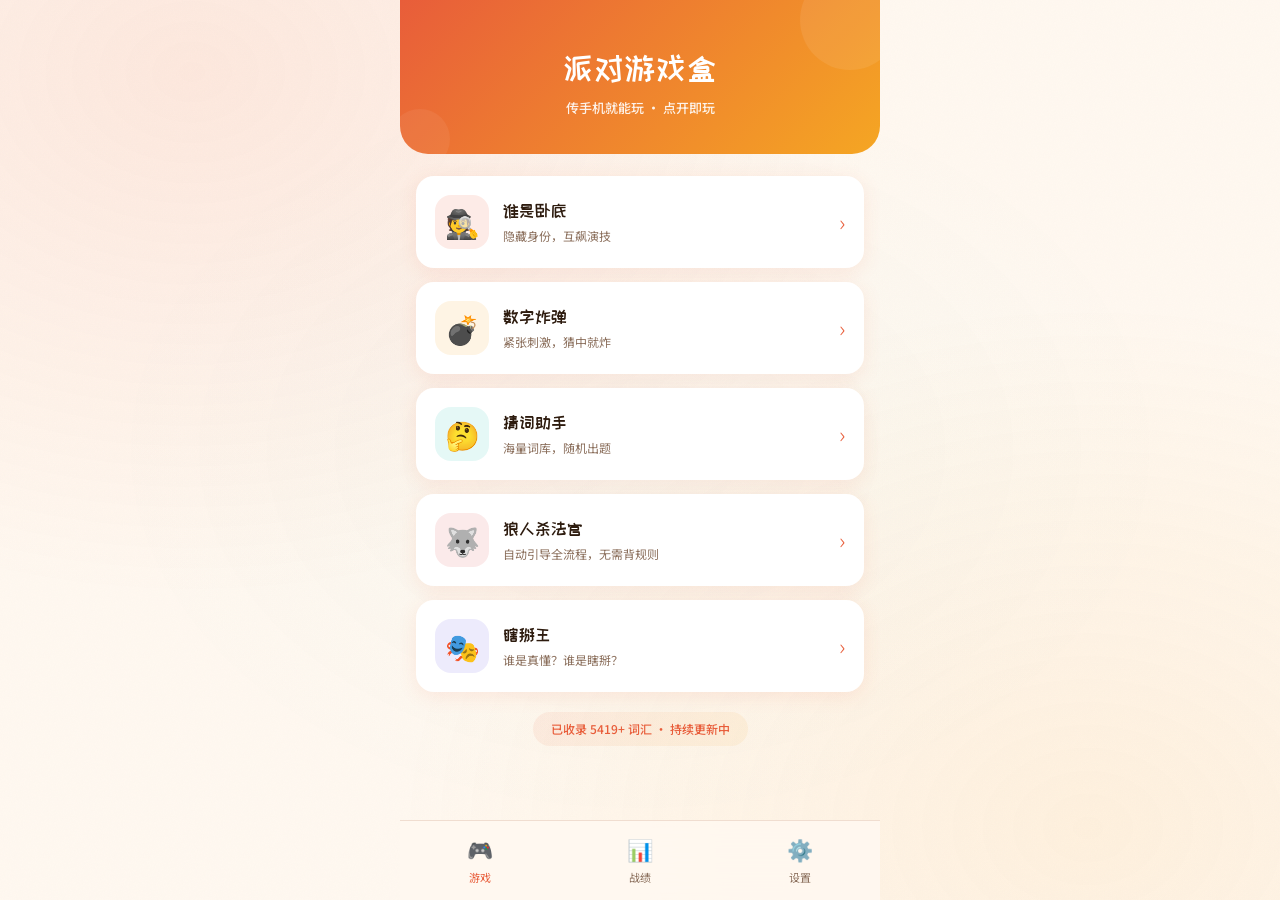
<file: index.html>
<!DOCTYPE html>
<html lang="zh-CN">
<head>
  <meta charset="UTF-8">
  <meta name="viewport" content="width=device-width, initial-scale=1.0, maximum-scale=1.0, user-scalable=no">
  <meta name="apple-mobile-web-app-capable" content="yes">
  <meta name="apple-mobile-web-app-status-bar-style" content="black-translucent">
  <meta name="theme-color" content="#E85D3A">
  <meta http-equiv="Cache-Control" content="no-cache, no-store, must-revalidate">
  <meta http-equiv="Pragma" content="no-cache">
  <meta http-equiv="Expires" content="0">
  <title>派对游戏盒</title>
  <link rel="preconnect" href="https://fonts.googleapis.com">
  <link rel="preconnect" href="https://fonts.gstatic.com" crossorigin>
  <link href="https://fonts.googleapis.com/css2?family=Fredoka:wght@400;500;600;700&family=Noto+Sans+SC:wght@400;500;700&family=ZCOOL+KuaiLe&display=swap" rel="stylesheet">
  <link rel="stylesheet" href="css/style.css?v=20260802c">
</head>
<body>
  <div id="app">
    <!-- 首页/大厅 -->
    <div id="page-home" class="page active">
      <div class="home-header">
        <h1>派对游戏盒</h1>
        <p class="subtitle">传手机就能玩 · 点开即玩</p>
      </div>
      
      <!-- 游戏列表 -->
      <div class="game-list">
        <div class="game-card" onclick="startSingleGame('undercover')">
          <div class="game-emoji">🕵️</div>
          <div class="game-info">
            <h3>谁是卧底</h3>
            <p>隐藏身份，互飙演技</p>
          </div>
          <span class="arrow">›</span>
        </div>
        <div class="game-card" onclick="startSingleGame('bomb')">
          <div class="game-emoji">💣</div>
          <div class="game-info">
            <h3>数字炸弹</h3>
            <p>紧张刺激，猜中就炸</p>
          </div>
          <span class="arrow">›</span>
        </div>
        <div class="game-card" onclick="startSingleGame('wordguess')">
          <div class="game-emoji">🤔</div>
          <div class="game-info">
            <h3>猜词助手</h3>
            <p>海量词库，随机出题</p>
          </div>
          <span class="arrow">›</span>
        </div>
        <div class="game-card" onclick="startWerewolf()">
          <div class="game-emoji">🐺</div>
          <div class="game-info">
            <h3>狼人杀法官</h3>
            <p>自动引导全流程，无需背规则</p>
          </div>
          <span class="arrow">›</span>
        </div>
        <div class="game-card" onclick="startBluffer()">
          <div class="game-emoji">🎭</div>
          <div class="game-info">
            <h3>瞎掰王</h3>
            <p>谁是真懂？谁是瞎掰？</p>
          </div>
          <span class="arrow">›</span>
        </div>
      </div>

      <div class="wordbank-info">
        <span>已收录 5400+ 词汇 · 18大分类</span>
      </div>
    </div>

    <!-- 谁是卧底设置页 -->
    <div id="page-undercover-setup" class="page">
      <div class="top-bar">
        <span class="back-btn" onclick="navTo('home')">‹</span>
        <span class="page-title">谁是卧底</span>
        <span style="width:24px"></span>
      </div>
      <div class="setup-content">
        <div class="setup-section">
          <h4>玩家数量</h4>
          <div class="chip-group" id="uc-player-count">
            <span class="chip" data-val="3">3人</span>
            <span class="chip active" data-val="4">4人</span>
            <span class="chip" data-val="5">5人</span>
            <span class="chip" data-val="6">6人</span>
            <span class="chip" data-val="7">7人</span>
            <span class="chip" data-val="8">8人</span>
            <span class="chip" data-val="9">9人</span>
            <span class="chip" data-val="10">10人</span>
          </div>
        </div>
        <div class="setup-section">
          <h4>词库分类</h4>
          <div class="chip-group" id="uc-category">
            <span class="chip active" data-val="all">综合</span>
            <span class="chip" data-val="food">食物</span>
            <span class="chip" data-val="star">明星</span>
            <span class="chip" data-val="daily">日常</span>
            <span class="chip" data-val="idiom">成语</span>
            <span class="chip" data-val="animal">动物</span>
            <span class="chip" data-val="sports">运动</span>
            <span class="chip" data-val="travel">旅游</span>
            <span class="chip" data-val="tech">科技</span>
            <span class="chip" data-val="history">历史</span>
            <span class="chip" data-val="science">科学</span>
            <span class="chip" data-val="comedy">喜剧</span>
            <span class="chip" data-val="character">角色</span>
            <span class="chip" data-val="brand">品牌</span>
            <span class="chip" data-val="game">游戏</span>
          </div>
        </div>
        <div class="rule-tip">
          <strong>规则提示：</strong><span id="uc-rule-text">4人中1人为卧底，3人为平民。每人轮流描述词语一轮后投票。</span>
        </div>
        <button class="btn-primary btn-full" onclick="startSingleUndercover()">开始游戏</button>
      </div>
    </div>

    <!-- 单机模式 - 谁是卧底发词页 -->
    <div id="page-undercover-deal" class="page">
      <div class="top-bar">
        <span class="back-btn" onclick="navTo('undercover-setup')">‹</span>
        <span class="page-title">发词阶段</span>
        <span style="width:24px"></span>
      </div>
      <div class="deal-content">
        <div class="deal-progress">
          <span>玩家 <span id="uc-current-player">1</span> / <span id="uc-total-players">4</span> 的回合</span>
        </div>
        <div class="word-card" id="uc-word-card" onclick="revealWord()">
          <div class="role-tag" id="uc-role-tag">点击查看你的词语</div>
          <div class="word" id="uc-word-display">？？？</div>
          <div class="word-hint" id="uc-word-hint">请确保周围没有其他人偷看</div>
        </div>
        <p class="deal-tip">查看完毕后点击下方按钮，将手机传给下一位玩家</p>
        <button class="btn-primary btn-full" id="uc-next-btn" onclick="nextPlayer()" style="opacity:0.5;pointer-events:none">我记住了，传给下一位</button>
        <button class="btn-danger btn-full btn-end" onclick="endUndercoverGame()">结束游戏</button>
        <div class="progress-dots">
          <div id="uc-dots"></div>
          <p class="dots-label"><span id="uc-viewed-count">0</span> / <span id="uc-total-count">4</span> 已查看</p>
        </div>
      </div>
    </div>

    <!-- 单机模式 - 谁是卧底描述阶段 -->
    <div id="page-undercover-describe" class="page">
      <div class="top-bar">
        <span class="back-btn" onclick="confirmExitUC()">‹</span>
        <span class="page-title">描述阶段</span>
        <span style="width:24px"></span>
      </div>
      <div class="describe-content">
        <div class="round-info">
          <div class="round-badge">第 <span id="uc-round-num">1</span> 轮</div>
          <div class="alive-count">剩余 <span id="uc-alive-count">4</span> 人</div>
        </div>
        <div class="speaker-card">
          <div class="speaker-num" id="uc-speaker-num">1</div>
          <div class="speaker-label">当前发言玩家</div>
          <div class="timer" id="uc-describe-timer">30s</div>
        </div>
        <p class="describe-tip">用一句话描述你的词语，不要直接说出词语本身</p>
        <div class="describe-actions">
          <button class="btn-outline" onclick="prevSpeaker()">上一位</button>
          <button class="btn-primary" onclick="nextSpeaker()">下一位</button>
        </div>
        <button class="btn-primary btn-full btn-vote" onclick="goToVote()">全部说完，开始投票</button>
        <button class="btn-danger btn-full btn-end" onclick="endUndercoverGame()">结束游戏</button>
      </div>
    </div>

    <!-- 单机模式 - 谁是卧底投票页 -->
    <div id="page-undercover-vote" class="page">
      <div class="top-bar">
        <span class="back-btn" onclick="navTo('undercover-describe')">‹</span>
        <span class="page-title">投票环节</span>
        <span style="width:24px"></span>
      </div>
      <div class="vote-content">
        <p class="vote-tip">选出你认为是卧底的玩家</p>
        <div class="player-list" id="uc-vote-list"></div>
        <button class="btn-primary btn-full" onclick="submitVote()" id="uc-submit-vote" style="opacity:0.5;pointer-events:none">确认投票</button>
        <button class="btn-danger btn-full btn-end" onclick="endUndercoverGame()">结束游戏</button>
      </div>
    </div>

    <!-- 单机模式 - 谁是卧底结果页 -->
    <div id="page-undercover-result" class="page">
      <div class="result-content">
        <div class="result-icon" id="uc-result-icon">🎉</div>
        <h2 id="uc-result-title">平民胜利！</h2>
        <p id="uc-result-desc">卧底已被找出</p>
        <div class="result-card">
          <div class="result-row">
            <span class="result-label">出局玩家</span>
            <span class="result-value" id="uc-eliminated">玩家 2</span>
          </div>
          <div class="result-row">
            <span class="result-label">身份</span>
            <span class="result-value" id="uc-identity">卧底</span>
          </div>
          <div class="result-row uc-word-row" id="uc-civilian-row">
            <span class="result-label">平民词</span>
            <span class="result-value" id="uc-civilian-word">可乐</span>
          </div>
          <div class="result-row uc-word-row" id="uc-undercover-row">
            <span class="result-label">卧底词</span>
            <span class="result-value" id="uc-undercover-word">雪碧</span>
          </div>
        </div>
        <div class="result-actions" id="uc-result-actions">
          <button class="btn-outline" onclick="navTo('home')">返回大厅</button>
          <button class="btn-primary" onclick="restartUndercover()">再来一局</button>
        </div>
        <button class="btn-primary btn-full" id="uc-continue-btn" onclick="continueUndercover()" style="display:none">继续游戏</button>
      </div>
    </div>

    <!-- 单机模式 - 数字炸弹设置页 -->
    <div id="page-bomb-setup" class="page">
      <div class="top-bar">
        <span class="back-btn" onclick="navTo('home')">‹</span>
        <span class="page-title">数字炸弹</span>
        <span style="width:24px"></span>
      </div>
      <div class="setup-content">
        <div class="setup-section">
          <h4>数字范围</h4>
          <div class="chip-group" id="bomb-range">
            <span class="chip" data-val="50">1-50</span>
            <span class="chip active" data-val="100">1-100</span>
            <span class="chip" data-val="200">1-200</span>
            <span class="chip" data-val="custom">自定义</span>
          </div>
          <div class="custom-range" id="bomb-custom-range" style="display:none">
            <div class="range-inputs">
              <input type="number" id="bomb-min" placeholder="最小值" value="1">
              <span class="range-sep">~</span>
              <input type="number" id="bomb-max" placeholder="最大值" value="99">
            </div>
          </div>
        </div>
        <div class="setup-section">
          <h4>玩家数量</h4>
          <div class="chip-group" id="bomb-players">
            <span class="chip" data-val="2">2人</span>
            <span class="chip" data-val="3">3人</span>
            <span class="chip active" data-val="4">4人</span>
            <span class="chip" data-val="5">5人</span>
            <span class="chip" data-val="6">6人</span>
            <span class="chip" data-val="7">7人</span>
            <span class="chip" data-val="8">8人</span>
          </div>
        </div>
        <div class="rule-tip">
          <strong>规则：</strong>系统在指定范围内随机设定炸弹数字，玩家轮流猜数字，范围逐渐缩小，猜中者被炸！
        </div>
        <button class="btn-primary btn-full" onclick="startSingleBomb()">开始游戏</button>
      </div>
    </div>

    <!-- 单机模式 - 数字炸弹游戏页 -->
    <div id="page-bomb-play" class="page">
      <div class="top-bar">
        <span class="back-btn" onclick="confirmExitBomb()">‹</span>
        <span class="page-title">数字炸弹</span>
        <span style="width:24px"></span>
      </div>
      <div class="bomb-content">
        <div class="turn-info">
          <span class="turn-label">当前轮到</span>
          <span class="turn-player" id="bomb-current-player">玩家 1</span>
        </div>
        <div class="bomb-display">
          <div class="range-label">安全范围</div>
          <div class="range-num" id="bomb-range-display">1 ~ 100</div>
          <div class="bomb-emoji" id="bomb-emoji">💣</div>
          <div class="bomb-tip">猜一个数字，小心别踩到炸弹！</div>
        </div>
        <div class="bomb-input-row">
          <input type="number" id="bomb-input" placeholder="输入数字">
          <button class="btn-primary" onclick="guessBomb()">猜</button>
        </div>
        <div class="bomb-history" id="bomb-history">
          <div class="history-title">历史记录</div>
          <div class="history-list" id="bomb-history-list"></div>
        </div>
        <button class="btn-danger btn-full btn-end" onclick="endBombGame()">结束游戏</button>
      </div>
    </div>

    <!-- 单机模式 - 数字炸弹爆炸页 -->
    <div id="page-bomb-explode" class="page">
      <div class="explode-content">
        <div class="explode-emoji" id="explode-emoji">💥</div>
        <h2>砰！被炸了！</h2>
        <p class="explode-desc"><span id="bomb-loser">玩家 3</span> 猜中了炸弹数字 <strong id="bomb-answer">73</strong></p>
        <div class="explode-stats">
          <div class="stat-item">
            <div class="stat-num" id="bomb-guess-count">6</div>
            <div class="stat-label">本局猜测次数</div>
          </div>
        </div>
        <div class="result-actions">
          <button class="btn-outline" onclick="navTo('home')">返回大厅</button>
          <button class="btn-primary" onclick="restartBomb()">再来一局</button>
        </div>
      </div>
    </div>

    <!-- 单机模式 - 猜词助手设置页 -->
    <div id="page-wordguess-setup" class="page">
      <div class="top-bar">
        <span class="back-btn" onclick="navTo('home')">‹</span>
        <span class="page-title">猜词助手</span>
        <span style="width:24px"></span>
      </div>
      <div class="setup-content">
        <div class="setup-section">
          <h4>游戏模式</h4>
          <div class="mode-list" id="wg-mode">
            <div class="mode-card" data-val="verbal">
              <span class="mode-emoji">🗣️</span>
              <div class="mode-info">
                <div class="mode-name">口头描述</div>
                <div class="mode-desc">用语言描述，不能说出词语本身</div>
              </div>
            </div>
            <div class="mode-card active" data-val="gesture">
              <span class="mode-emoji">🤸</span>
              <div class="mode-info">
                <div class="mode-name">你比我猜</div>
                <div class="mode-desc">用肢体动作比划，不能说话</div>
              </div>
            </div>
            <div class="mode-card" data-val="draw">
              <span class="mode-emoji">🎨</span>
              <div class="mode-info">
                <div class="mode-name">你画我猜</div>
                <div class="mode-desc">在纸上画出词语让队友猜</div>
              </div>
            </div>
          </div>
        </div>
        <div class="setup-section">
          <h4>词库分类</h4>
          <div class="chip-group" id="wg-category">
            <span class="chip active" data-val="all">综合</span>
            <span class="chip" data-val="food">食物</span>
            <span class="chip" data-val="star">明星</span>
            <span class="chip" data-val="daily">日常</span>
            <span class="chip" data-val="idiom">成语</span>
            <span class="chip" data-val="animal">动物</span>
            <span class="chip" data-val="movie">影视</span>
            <span class="chip" data-val="sports">运动</span>
            <span class="chip" data-val="travel">旅游</span>
            <span class="chip" data-val="tech">科技</span>
            <span class="chip" data-val="nature">自然</span>
            <span class="chip" data-val="job">职业</span>
            <span class="chip" data-val="music">音乐</span>
            <span class="chip" data-val="history">历史</span>
            <span class="chip" data-val="science">科学</span>
            <span class="chip" data-val="comedy">喜剧</span>
            <span class="chip" data-val="character">角色</span>
            <span class="chip" data-val="brand">品牌</span>
            <span class="chip" data-val="game">游戏</span>
          </div>
        </div>
        <div class="setup-section">
          <h4>每轮时长</h4>
          <div class="chip-group" id="wg-duration">
            <span class="chip" data-val="30">30秒</span>
            <span class="chip active" data-val="60">60秒</span>
            <span class="chip" data-val="90">90秒</span>
            <span class="chip" data-val="120">120秒</span>
            <span class="chip" data-val="0">不限时</span>
          </div>
        </div>
        <button class="btn-primary btn-full" onclick="startSingleWordGuess()">开始出题</button>
      </div>
    </div>

    <!-- 单机模式 - 猜词助手出题页 -->
    <div id="page-wordguess-play" class="page">
      <div class="top-bar">
        <span class="back-btn" onclick="endWordGuessGame()">‹</span>
        <span class="page-title">猜词中</span>
        <span style="width:24px"></span>
      </div>
      <div class="wg-play-content">
        <div class="wg-top-bar">
          <span class="wg-word-count">第 <span id="wg-word-num">1</span> 个词</span>
          <span class="wg-timer" id="wg-timer">⏱ 01:00</span>
        </div>
        <div class="wg-word-card">
          <div class="wg-category" id="wg-category-label">综合</div>
          <div class="wg-word" id="wg-current-word">火锅</div>
          <div class="wg-mode-tip" id="wg-mode-tip">用肢体动作比划，不能说话</div>
        </div>
        <div class="wg-actions">
          <button class="btn-outline wg-btn" onclick="skipWord()">
            <span class="btn-icon">⏭</span> 跳过
          </button>
          <button class="btn-primary wg-btn" onclick="correctWord()">
            <span class="btn-icon">✓</span> 猜中了
          </button>
        </div>
        <div class="wg-stats">
          <div class="wg-stat">
            <div class="wg-stat-num correct" id="wg-correct">0</div>
            <div class="wg-stat-label">猜中</div>
          </div>
          <div class="wg-stat">
            <div class="wg-stat-num skip" id="wg-skip">0</div>
            <div class="wg-stat-label">跳过</div>
          </div>
        </div>
        <button class="btn-danger btn-full btn-end" onclick="endWordGuessGame()">结束本轮</button>
      </div>
    </div>

    <!-- 单机模式 - 猜词助手结果页 -->
    <div id="page-wordguess-result" class="page">
      <div class="result-content">
        <div class="result-icon">🎉</div>
        <h2>时间到！</h2>
        <div class="wg-score-card">
          <div class="wg-score-num" id="wg-final-score">5</div>
          <div class="wg-score-label">个词语猜中</div>
        </div>
        <div class="wg-result-stats">
          <div class="wg-stat-item">
            <div class="wg-stat-num correct" id="wg-final-correct">5</div>
            <div class="wg-stat-label">猜中</div>
          </div>
          <div class="wg-stat-item">
            <div class="wg-stat-num skip" id="wg-final-skip">2</div>
            <div class="wg-stat-label">跳过</div>
          </div>
          <div class="wg-stat-item">
            <div class="wg-stat-num total" id="wg-final-total">7</div>
            <div class="wg-stat-label">总计</div>
          </div>
        </div>
        <div class="result-actions">
          <button class="btn-outline" onclick="navTo('home')">返回大厅</button>
          <button class="btn-primary" onclick="nextGroupWG()">下一组</button>
        </div>
      </div>
    </div>

    <!-- 狼人杀法官 - 设置页 -->
    <div id="page-werewolf-setup" class="page">
      <div class="top-bar">
        <span class="back-btn" onclick="navTo('home')">‹</span>
        <span class="page-title">狼人杀法官</span>
        <span style="width:24px"></span>
      </div>
      <div class="setup-content">
        <div class="setup-section">
          <h4>游玩人数</h4>
          <div class="chip-group" id="ww-player-count">
            <span class="chip" data-val="6">6人</span>
            <span class="chip" data-val="7">7人</span>
            <span class="chip" data-val="8">8人</span>
            <span class="chip" data-val="9">9人</span>
            <span class="chip" data-val="10">10人</span>
            <span class="chip" data-val="11">11人</span>
            <span class="chip active" data-val="12">12人</span>
            <span class="chip" data-val="13">13人</span>
            <span class="chip" data-val="14">14人</span>
            <span class="chip" data-val="15">15人</span>
          </div>
        </div>
        <div class="setup-section">
          <h4>板子选择</h4>
          <div id="ww-board-list"></div>
        </div>
        <div class="setup-section">
          <h4>规则设置</h4>
          <div class="ww-options">
            <div class="ww-option-item" onclick="wwToggleOption('sheriff')">
              <span>开启警长</span>
              <label class="switch" onclick="event.stopPropagation()">
                <input type="checkbox" id="ww-opt-sheriff" checked onchange="wwToggleOption('sheriff')">
                <span class="slider"></span>
              </label>
            </div>
            <div class="ww-option-item" onclick="wwToggleOption('selfSaveFirstNight')">
              <span>首夜可自救</span>
              <label class="switch" onclick="event.stopPropagation()">
                <input type="checkbox" id="ww-opt-selfsave" onchange="wwToggleOption('selfSaveFirstNight')">
                <span class="slider"></span>
              </label>
            </div>
            <div class="ww-option-item" onclick="wwToggleOption('lastWords')">
              <span>首夜遗言</span>
              <label class="switch" onclick="event.stopPropagation()">
                <input type="checkbox" id="ww-opt-lastwords" checked onchange="wwToggleOption('lastWords')">
                <span class="slider"></span>
              </label>
            </div>
            <div class="ww-option-item" onclick="wwToggleOption('selfKill')">
              <span>允许自刀</span>
              <label class="switch" onclick="event.stopPropagation()">
                <input type="checkbox" id="ww-opt-selfkill" checked onchange="wwToggleOption('selfKill')">
                <span class="slider"></span>
              </label>
            </div>
          </div>
        </div>
        <div class="rule-tip">
          <strong>法官操作：</strong>选择人数和板子后，APP自动分配角色。法官线下给玩家编号1~N，APP全程以编号指代玩家，按引导操作即可。
        </div>
        <button class="btn-primary btn-full" onclick="wwConfirmSetup()">确认生成角色</button>
      </div>
    </div>

    <!-- 狼人杀法官 - 角色分配页（逐个查看） -->
    <div id="page-werewolf-roles" class="page">
      <div class="top-bar">
        <span class="back-btn" onclick="navTo('werewolf-setup')">‹</span>
        <span class="page-title">角色分配</span>
        <span style="width:24px"></span>
      </div>
      <div class="ww-roles-content">
        <div class="ww-roles-summary" id="ww-roles-summary"></div>
        <div class="ww-deal-area" id="ww-deal-area"></div>
        <div class="ww-roles-list" id="ww-roles-list" style="display:none"></div>
        <div class="rule-tip" id="ww-roles-tip">
          <strong>发牌流程：</strong>依次将手机交给对应编号玩家，点击卡片查看自己身份，看完后点击"下一位"。
        </div>
        <button class="btn-primary btn-full" id="ww-roles-btn" onclick="wwStartGame()">确认发牌，开始游戏</button>
      </div>
    </div>

    <!-- 狼人杀法官 - 游戏主流程页 -->
    <div id="page-werewolf-game" class="page ww-game-page">
      <div class="top-bar">
        <span class="back-btn" onclick="wwEndGame()">‹</span>
        <span class="page-title" id="ww-phase-title">黑夜阶段</span>
        <span class="ww-rules-btn" onclick="wwShowRules()">📖</span>
      </div>
      <div class="ww-game-content">
        <div class="ww-phase-indicator">
          第 <span id="ww-round">1</span> 局 · <span id="ww-step-name">发牌阶段</span>
        </div>
        <div class="ww-guide-card">
          <div class="ww-guide-icon" id="ww-guide-icon">🎴</div>
          <div class="ww-guide-title" id="ww-guide-title">发牌阶段</div>
          <div class="ww-guide-text" id="ww-guide-text">引导文案</div>
        </div>
        <div class="ww-action-area" id="ww-action-area"></div>
        <div class="ww-player-panel" id="ww-player-panel"></div>
      </div>
      <div class="ww-sticky-bottom">
        <div class="ww-bottom-actions">
          <button class="btn-outline ww-btn-undo" id="ww-undo-btn" onclick="wwUndo()">撤销</button>
          <button class="btn-primary ww-btn-next" id="ww-next-btn" onclick="wwNext()">下一步</button>
        </div>
        <button class="btn-danger btn-full btn-end" onclick="wwEndGame()">结束游戏</button>
      </div>
    </div>

    <!-- 瞎掰王 - 设置页 -->
    <div id="page-bk-setup" class="page">
      <div class="top-bar">
        <span class="back-btn" onclick="navTo('home')">‹</span>
        <span class="page-title">瞎掰王</span>
        <span style="width:24px"></span>
      </div>
      <div class="setup-content">
        <div class="setup-section">
          <h4>游玩人数</h4>
          <div class="chip-group" id="bk-player-count">
            <span class="chip" data-val="3">3人</span>
            <span class="chip" data-val="4">4人</span>
            <span class="chip active" data-val="5">5人</span>
            <span class="chip" data-val="6">6人</span>
            <span class="chip" data-val="7">7人</span>
            <span class="chip" data-val="8">8人</span>
          </div>
        </div>
        <div class="setup-section">
          <h4>词汇分类</h4>
          <div class="chip-group" id="bk-category">
            <span class="chip active" data-val="all" onclick="bkToggleCategory('all')">全部</span>
            <span class="chip" data-val="idiom" onclick="bkToggleCategory('idiom')">成语典故</span>
            <span class="chip" data-val="history" onclick="bkToggleCategory('history')">历史文化</span>
            <span class="chip" data-val="nature" onclick="bkToggleCategory('nature')">自然百科</span>
            <span class="chip" data-val="life" onclick="bkToggleCategory('life')">生活百科</span>
            <span class="chip" data-val="dialect" onclick="bkToggleCategory('dialect')">方言俗语</span>
          </div>
        </div>
        <div class="rule-tip">
          <strong>角色分配：</strong>1位大聪明（投票找老实人）+ 1位老实人（知道真实含义）+ 其余瞎掰人（不知道含义，靠瞎掰）。大聪明找对老实人则获胜，找错则瞎掰阵营获胜。
        </div>
        <button class="btn-primary btn-full" onclick="bkConfirmSetup()">确认生成角色</button>
      </div>
    </div>

    <!-- 瞎掰王 - 角色分配页 -->
    <div id="page-bk-roles" class="page">
      <div class="top-bar">
        <span class="back-btn" onclick="navTo('bk-setup')">‹</span>
        <span class="page-title">角色分配</span>
        <span style="width:24px"></span>
      </div>
      <div class="ww-roles-content">
        <div class="bk-deal-area" id="bk-deal-area"></div>
        <div class="ww-roles-list" id="bk-roles-list" style="display:none"></div>
        <div class="rule-tip" id="bk-roles-tip">
          <strong>发牌流程：</strong>依次将手机交给对应编号玩家，点击卡片查看自己身份和词汇信息，看完后点击"下一位"。
        </div>
        <button class="btn-primary btn-full" id="bk-roles-btn" onclick="bkStartGame()" style="display:none">确认发牌，开始游戏</button>
      </div>
    </div>

    <!-- 瞎掰王 - 游戏主流程页 -->
    <div id="page-bk-game" class="page bk-game-page">
      <div class="top-bar">
        <span class="back-btn" onclick="bkEndGame()">‹</span>
        <span class="page-title" id="bk-phase-title">发言阶段</span>
        <span class="ww-rules-btn" onclick="bkShowRules()">📖</span>
      </div>
      <div class="ww-game-content">
        <div class="ww-phase-indicator">
          <span id="bk-step-name">发言阶段</span>
        </div>
        <div class="bk-word-card">
          <div class="bk-word-label">本轮词汇</div>
          <div class="bk-word-text" id="bk-word">词汇</div>
          <div class="bk-word-meaning" id="bk-meaning" style="display:none"></div>
        </div>
        <div class="ww-guide-card">
          <div class="ww-guide-icon" id="bk-guide-icon">🎤</div>
          <div class="ww-guide-title" id="bk-guide-title">发言阶段</div>
          <div class="ww-guide-text" id="bk-guide-text">引导文案</div>
        </div>
        <div class="ww-action-area" id="bk-action-area"></div>
        <div class="ww-player-panel" id="bk-player-panel"></div>
      </div>
      <div class="ww-sticky-bottom">
        <div class="ww-bottom-actions">
          <button class="btn-outline ww-btn-undo" id="bk-undo-btn" onclick="bkUndo()">撤销</button>
          <button class="btn-primary ww-btn-next" id="bk-next-btn" onclick="bkNext()">下一步</button>
        </div>
        <button class="btn-danger btn-full btn-end" onclick="bkEndGame()">结束游戏</button>
      </div>
    </div>

    <!-- 瞎掰王 - 结束页 -->
    <div id="page-bk-end" class="page">
      <div class="top-bar">
        <span class="back-btn" onclick="navTo('home')">‹</span>
        <span class="page-title">游戏结束</span>
        <span style="width:24px"></span>
      </div>
      <div class="ww-end-content">
        <div class="bk-end-winner" id="bk-end-winner">大聪明获胜</div>
        <div class="ww-end-reason" id="bk-end-reason">原因</div>
        <div class="ww-end-section">
          <h4>词汇信息</h4>
          <div class="bk-end-word" id="bk-end-word"></div>
        </div>
        <div class="ww-end-section">
          <h4>角色身份</h4>
          <div class="bk-end-roles" id="bk-end-roles"></div>
        </div>
        <div class="ww-end-section">
          <h4>对局记录</h4>
          <div class="ww-end-log" id="bk-end-log"></div>
        </div>
        <div class="result-actions">
          <button class="btn-outline" onclick="navTo('home')">返回大厅</button>
          <button class="btn-primary" onclick="bkRestart()">再来一局</button>
        </div>
      </div>
    </div>

    <!-- 瞎掰王规则弹窗 -->
    <div id="bk-rules-modal" class="modal-overlay" style="display:none">
      <div class="modal-card ww-rules-modal-card">
        <h3 class="modal-title">角色规则</h3>
        <div class="ww-rules-content" id="bk-rules-content"></div>
        <div class="modal-actions">
          <button class="btn-primary" onclick="bkCloseRules()">知道了</button>
        </div>
      </div>
    </div>

    <!-- 狼人杀法官 - 结束页 -->
    <div id="page-werewolf-end" class="page">
      <div class="top-bar">
        <span class="back-btn" onclick="navTo('home')">‹</span>
        <span class="page-title">游戏结束</span>
        <span style="width:24px"></span>
      </div>
      <div class="ww-end-content">
        <div class="ww-end-winner" id="ww-end-winner">好人胜利</div>
        <div class="ww-end-reason" id="ww-end-reason">所有狼人出局</div>
        <div class="ww-end-section">
          <h4>角色身份</h4>
          <div class="ww-end-roles" id="ww-end-roles"></div>
        </div>
        <div class="ww-end-section">
          <h4>对局记录</h4>
          <div class="ww-end-log" id="ww-end-log"></div>
        </div>
        <div class="result-actions">
          <button class="btn-outline" onclick="navTo('home')">返回大厅</button>
          <button class="btn-primary" onclick="wwRestart()">再来一局</button>
        </div>
      </div>
    </div>

    <!-- 狼人杀规则弹窗 -->
    <div id="ww-rules-modal" class="modal-overlay" style="display:none">
      <div class="modal-card ww-rules-modal-card">
        <h3 class="modal-title">角色规则</h3>
        <div class="ww-rules-content" id="ww-rules-content"></div>
        <div class="modal-actions">
          <button class="btn-primary" onclick="wwCloseRules()">知道了</button>
        </div>
      </div>
    </div>

    <!-- 战绩页 -->
    <div id="page-stats" class="page">
      <div class="stats-header">
        <h2>战绩记录</h2>
      </div>
      <div class="stats-summary">
        <div class="summary-card">
          <div class="summary-num" id="stats-total">0</div>
          <div class="summary-label">总游戏局数</div>
        </div>
        <div class="summary-card">
          <div class="summary-num" id="stats-uc">0</div>
          <div class="summary-label">谁是卧底</div>
        </div>
        <div class="summary-card">
          <div class="summary-num" id="stats-bomb">0</div>
          <div class="summary-label">数字炸弹</div>
        </div>
        <div class="summary-card">
          <div class="summary-num" id="stats-wg">0</div>
          <div class="summary-label">猜词助手</div>
        </div>
      </div>
      <div class="stats-filter">
        <span class="filter-chip active" data-filter="all">全部</span>
        <span class="filter-chip" data-filter="undercover">谁是卧底</span>
        <span class="filter-chip" data-filter="bomb">数字炸弹</span>
        <span class="filter-chip" data-filter="wordguess">猜词助手</span>
        <span class="filter-chip" data-filter="werewolf">狼人杀</span>
      </div>
      <div class="stats-list" id="stats-list">
        <div class="empty-state">
          <div class="empty-icon">📊</div>
          <p>还没有游戏记录</p>
          <p class="empty-sub">快去玩一局吧！</p>
        </div>
      </div>
    </div>

    <!-- 设置页 -->
    <div id="page-settings" class="page">
      <div class="settings-header">
        <h2>设置</h2>
      </div>
      <div class="settings-list">
        <div class="setting-item">
          <div class="setting-info">
            <span class="setting-icon">🔆</span>
            <span class="setting-name">屏幕常亮</span>
          </div>
          <label class="switch">
            <input type="checkbox" id="set-wakelock" checked onchange="saveSettings()">
            <span class="slider"></span>
          </label>
        </div>
        <div class="setting-item">
          <div class="setting-info">
            <span class="setting-icon">⏱️</span>
            <span class="setting-name">描述倒计时</span>
          </div>
          <div class="setting-value">
            <select id="set-describe-time" onchange="saveSettings()">
              <option value="15">15秒</option>
              <option value="30" selected>30秒</option>
              <option value="45">45秒</option>
              <option value="60">60秒</option>
              <option value="0">不限时</option>
            </select>
          </div>
        </div>
        <div class="setting-item clickable" onclick="navTo('wordbank-manager')">
          <div class="setting-info">
            <span class="setting-icon">📚</span>
            <span class="setting-name">词库管理</span>
          </div>
          <span class="setting-value-text" id="set-wordbank-info">5400+ 词汇</span>
          <span class="arrow">›</span>
        </div>
        <div class="setting-item danger" onclick="clearStats()">
          <div class="setting-info">
            <span class="setting-icon">🗑️</span>
            <span class="setting-name">清除战绩记录</span>
          </div>
          <span class="arrow">›</span>
        </div>
      </div>
      <div class="app-info">
        <p>派对游戏盒 v2.0</p>
        <p class="app-info-sub">传手机就能玩 · 点开即玩</p>
      </div>
    </div>

    <!-- 词库管理页 -->
    <div id="page-wordbank-manager" class="page">
      <div class="top-bar">
        <span class="back-btn" onclick="navTo('settings')">‹</span>
        <span class="page-title">词库管理</span>
        <span style="width:24px"></span>
      </div>
      <div class="wb-manager-content">
        <!-- 游戏切换 -->
        <div class="wb-game-tabs">
          <span class="wb-game-tab active" data-game="undercover" onclick="switchWbGame('undercover')">谁是卧底</span>
          <span class="wb-game-tab" data-game="wordguess" onclick="switchWbGame('wordguess')">猜词助手</span>
          <span class="wb-game-tab" data-game="bluffer" onclick="switchWbGame('bluffer')">瞎掰王</span>
        </div>
        <!-- 分类切换 -->
        <div class="wb-category-scroll" id="wb-category-list"></div>
        <!-- 词汇列表 -->
        <div class="wb-word-list" id="wb-word-list"></div>
        <!-- 批量导入 -->
        <div class="wb-import-section" id="wb-import-area" style="display:none"></div>
        <!-- 添加词汇 -->
        <div class="wb-add-section" id="wb-add-section">
          <div class="wb-add-inputs" id="wb-add-inputs"></div>
          <button class="btn-primary btn-full" onclick="addCustomWord()">添加</button>
          <button class="btn-outline btn-full wb-import-toggle-btn" onclick="toggleImportArea()">批量导入</button>
        </div>
      </div>
    </div>

    <!-- 底部导航栏 -->
    <div class="bottom-nav">
      <div class="nav-item active" data-page="home" onclick="switchTab('home')">
        <span class="nav-icon">🎮</span>
        <span class="nav-label">游戏</span>
      </div>
      <div class="nav-item" data-page="stats" onclick="switchTab('stats')">
        <span class="nav-icon">📊</span>
        <span class="nav-label">战绩</span>
      </div>
      <div class="nav-item" data-page="settings" onclick="switchTab('settings')">
        <span class="nav-icon">⚙️</span>
        <span class="nav-label">设置</span>
      </div>
    </div>

    <!-- Toast提示 -->
    <div id="toast" class="toast" style="display:none"></div>

    <!-- 确认弹窗 -->
    <div id="confirm-modal" class="modal-overlay" style="display:none">
      <div class="modal-card">
        <h3 class="modal-title" id="modal-title">提示</h3>
        <p class="modal-message" id="modal-message">确认操作？</p>
        <div class="modal-actions">
          <button class="btn-outline modal-cancel" onclick="closeConfirmModal()">取消</button>
          <button class="btn-primary modal-confirm" onclick="confirmModal()">确认</button>
        </div>
      </div>
    </div>
  </div>

  <script src="js/wordbank.js?v=20260802c"></script>
  <script src="js/wordbank-manager.js?v=20260802c"></script>
  <script src="js/single-mode.js?v=20260802c"></script>
  <script src="js/werewolf-data.js?v=20260802c"></script>
  <script src="js/werewolf-game.js?v=20260802c"></script>
  <script src="js/bluffer-data.js?v=20260802c"></script>
  <script src="js/bluffer-game.js?v=20260802c"></script>
  <script src="js/app.js?v=20260802c"></script>
</body>
</html>
</file>
<file: css/style.css>
/* ==================== 暖橘派对 · Warm Carnival ==================== */
/* 设计理念：日落暖色 + 圆润字体 + 弹簧交互，告别 AI 紫粉渐变 */

* {
  margin: 0;
  padding: 0;
  box-sizing: border-box;
  -webkit-tap-highlight-color: transparent;
}

:root {
  /* 主色系 - 日落暖调 */
  --accent: #E85D3A;        /* 烈焰橙 */
  --accent2: #F5A623;       /* 琥珀金 */
  --accent3: #2EC4B6;       /* 暖青绿（对比点缀）*/

  /* 背景与文字 */
  --bg: #FFF8F0;            /* 暖米白 */
  --bg2: #FDF0E0;           /* 淡橘底 */
  --bg3: #FBF5EE;           /* 极淡暖白 */
  --ink: #2D1B0E;           /* 深咖啡（正文）*/
  --muted: #8B6F5C;         /* 暖灰棕（次要文字）*/
  --rule: #F0DDD0;          /* 暖边线 */

  /* 状态色 */
  --white: #FFFFFF;
  --success: #2EC4B6;
  --danger: #D63031;        /* 深红 */

  /* 渐变 */
  --gradient: linear-gradient(135deg, #E85D3A 0%, #F5A623 100%);
  --gradient-soft: linear-gradient(135deg, rgba(232, 93, 58, 0.08), rgba(245, 166, 35, 0.08));

  /* 阴影 - 暖色调 */
  --shadow-sm: 0 2px 8px rgba(232, 93, 58, 0.06);
  --shadow-md: 0 4px 20px rgba(232, 93, 58, 0.10);
  --shadow-lg: 0 8px 32px rgba(232, 93, 58, 0.14);

  /* 缓动曲线 */
  --ease-spring: cubic-bezier(0.34, 1.56, 0.64, 1);
  --ease-smooth: cubic-bezier(0.4, 0, 0.2, 1);
  --ease-out: cubic-bezier(0.16, 1, 0.3, 1);
}

html, body {
  height: 100%;
  font-family: 'Noto Sans SC', -apple-system, BlinkMacSystemFont, 'PingFang SC', 'Microsoft YaHei', sans-serif;
  background: var(--bg);
  color: var(--ink);
  font-size: 16px;
  line-height: 1.5;
  overflow: hidden;
  -webkit-font-smoothing: antialiased;
}

/* 暖色背景光晕 */
body::before {
  content: '';
  position: fixed;
  top: 0; left: 0; right: 0; bottom: 0;
  background:
    radial-gradient(ellipse at 15% 8%, rgba(232, 93, 58, 0.10) 0%, transparent 45%),
    radial-gradient(ellipse at 85% 92%, rgba(245, 166, 35, 0.09) 0%, transparent 45%),
    radial-gradient(ellipse at 50% 50%, rgba(46, 196, 182, 0.03) 0%, transparent 60%);
  pointer-events: none;
  z-index: 0;
}

/* 细微颗粒纹理 */
body::after {
  content: '';
  position: fixed;
  top: 0; left: 0; right: 0; bottom: 0;
  background-image: url("data:image/svg+xml,%3Csvg xmlns='http://www.w3.org/2000/svg' width='100' height='100'%3E%3Cfilter id='n'%3E%3CfeTurbulence type='fractalNoise' baseFrequency='0.85' numOctaves='3' /%3E%3C/filter%3E%3Crect width='100%25' height='100%25' filter='url(%23n)' opacity='0.025'/%3E%3C/svg%3E");
  pointer-events: none;
  z-index: 0;
}

#app {
  position: relative;
  z-index: 1;
  height: 100vh;
  height: 100dvh;
  display: flex;
  flex-direction: column;
  max-width: 480px;
  margin: 0 auto;
  background: transparent;
}

/* ==================== 页面容器 ==================== */
.page {
  display: none;
  flex: 1;
  overflow-y: auto;
  -webkit-overflow-scrolling: touch;
  padding-bottom: 76px;
}

.page.active {
  display: flex;
  flex-direction: column;
  animation: pageIn 0.35s var(--ease-out);
}

@keyframes pageIn {
  from { opacity: 0; transform: translateX(20px) scale(0.98); }
  to { opacity: 1; transform: translateX(0) scale(1); }
}

/* ==================== 底部导航 ==================== */
.bottom-nav {
  position: fixed;
  bottom: 0;
  left: 50%;
  transform: translateX(-50%);
  width: 100%;
  max-width: 480px;
  display: flex;
  justify-content: space-around;
  align-items: center;
  padding: 8px 0 calc(10px + env(safe-area-inset-bottom));
  background: rgba(255, 248, 240, 0.92);
  backdrop-filter: blur(16px);
  -webkit-backdrop-filter: blur(16px);
  border-top: 1px solid var(--rule);
  z-index: 100;
}

.nav-item {
  display: flex;
  flex-direction: column;
  align-items: center;
  gap: 3px;
  font-size: 11px;
  color: var(--muted);
  cursor: pointer;
  padding: 5px 16px;
  transition: color 0.25s var(--ease-smooth), transform 0.25s var(--ease-spring);
}

.nav-item:active {
  transform: scale(0.9);
}

.nav-item.active {
  color: var(--accent);
}

.nav-item.active .nav-icon {
  animation: navBounce 0.4s var(--ease-spring);
}

@keyframes navBounce {
  0% { transform: scale(1); }
  50% { transform: scale(1.25); }
  100% { transform: scale(1); }
}

.nav-icon {
  font-size: 21px;
}

/* ==================== 首页 - 游戏大厅 ==================== */
.home-header {
  background: var(--gradient);
  color: var(--white);
  padding: 44px 20px 36px;
  border-radius: 0 0 28px 28px;
  text-align: center;
  position: relative;
  overflow: hidden;
}

/* 头部装饰圆 */
.home-header::before {
  content: '';
  position: absolute;
  top: -30px;
  right: -20px;
  width: 100px;
  height: 100px;
  background: rgba(255, 255, 255, 0.08);
  border-radius: 50%;
}

.home-header::after {
  content: '';
  position: absolute;
  bottom: -15px;
  left: -10px;
  width: 60px;
  height: 60px;
  background: rgba(255, 255, 255, 0.06);
  border-radius: 50%;
}

.home-header h1 {
  font-family: 'ZCOOL KuaiLe', 'Fredoka', sans-serif;
  font-size: 32px;
  font-weight: 400;
  margin-bottom: 6px;
  letter-spacing: 2px;
  position: relative;
  z-index: 1;
}

.home-header .subtitle {
  font-size: 13px;
  opacity: 0.9;
  font-weight: 500;
  position: relative;
  z-index: 1;
}

/* 游戏列表 */
.game-list {
  padding: 22px 16px 12px;
  display: flex;
  flex-direction: column;
  gap: 14px;
}

/* 游戏卡片 - 交错入场动画 */
.game-card {
  display: flex;
  align-items: center;
  gap: 14px;
  padding: 18px;
  background: var(--white);
  border-radius: 18px;
  box-shadow: var(--shadow-md);
  cursor: pointer;
  transition: transform 0.3s var(--ease-spring), box-shadow 0.3s var(--ease-smooth);
  border: 1.5px solid transparent;
  position: relative;
  overflow: hidden;
  animation: cardIn 0.5s var(--ease-spring) backwards;
}

.game-card:nth-child(1) { animation-delay: 0.08s; }
.game-card:nth-child(2) { animation-delay: 0.16s; }
.game-card:nth-child(3) { animation-delay: 0.24s; }
.game-card:nth-child(4) { animation-delay: 0.32s; }

@keyframes cardIn {
  from { opacity: 0; transform: translateY(24px) scale(0.95); }
  to { opacity: 1; transform: translateY(0) scale(1); }
}

/* 卡片左侧色条装饰 */
.game-card::before {
  content: '';
  position: absolute;
  left: 0;
  top: 12px;
  bottom: 12px;
  width: 4px;
  border-radius: 0 4px 4px 0;
  background: var(--gradient);
  opacity: 0;
  transition: opacity 0.25s;
}

.game-card:active {
  transform: scale(0.97);
  box-shadow: var(--shadow-sm);
}

.game-card:nth-child(1) .game-emoji { background: rgba(232, 93, 58, 0.12); }
.game-card:nth-child(2) .game-emoji { background: rgba(245, 166, 35, 0.12); }
.game-card:nth-child(3) .game-emoji { background: rgba(46, 196, 182, 0.12); }
.game-card:nth-child(4) .game-emoji { background: rgba(214, 48, 49, 0.10); }

.game-emoji {
  width: 54px;
  height: 54px;
  display: flex;
  align-items: center;
  justify-content: center;
  font-size: 28px;
  background: var(--bg2);
  border-radius: 16px;
  flex-shrink: 0;
  transition: transform 0.3s var(--ease-spring);
}

.game-card:active .game-emoji {
  transform: scale(1.1) rotate(-5deg);
}

.game-info {
  flex: 1;
}

.game-info h3 {
  font-family: 'ZCOOL KuaiLe', 'Fredoka', sans-serif;
  font-size: 17px;
  font-weight: 400;
  margin-bottom: 3px;
  color: var(--ink);
}

.game-info p {
  font-size: 12px;
  color: var(--muted);
}

.arrow {
  font-size: 22px;
  color: var(--accent);
  font-weight: 300;
  transition: transform 0.25s var(--ease-spring);
}

.game-card:active .arrow {
  transform: translateX(4px);
}

/* 词库信息 */
.wordbank-info {
  padding: 8px 20px 20px;
  text-align: center;
}

.wordbank-info span {
  display: inline-block;
  padding: 8px 18px;
  background: var(--gradient-soft);
  border-radius: 20px;
  font-size: 12px;
  color: var(--accent);
  font-weight: 500;
}

/* ==================== 顶部导航栏 ==================== */
.top-bar {
  display: flex;
  align-items: center;
  justify-content: space-between;
  padding: 14px 16px;
  background: rgba(255, 248, 240, 0.95);
  backdrop-filter: blur(10px);
  -webkit-backdrop-filter: blur(10px);
  border-bottom: 1px solid var(--rule);
  position: sticky;
  top: 0;
  z-index: 10;
}

.back-btn {
  font-size: 26px;
  color: var(--ink);
  cursor: pointer;
  width: 28px;
  text-align: center;
  font-weight: 300;
  transition: transform 0.2s var(--ease-spring);
}

.back-btn:active {
  transform: scale(0.8);
}

.page-title {
  font-family: 'ZCOOL KuaiLe', 'Fredoka', sans-serif;
  font-size: 17px;
  font-weight: 400;
  letter-spacing: 1px;
}

/* ==================== 设置页通用 ==================== */
.setup-content {
  padding: 22px 16px;
  display: flex;
  flex-direction: column;
  gap: 22px;
}

.setup-section h4 {
  font-size: 14px;
  color: var(--muted);
  margin-bottom: 12px;
  font-weight: 500;
}

/* 标签组 */
.chip-group {
  display: flex;
  flex-wrap: wrap;
  gap: 8px;
}

.chip {
  padding: 9px 17px;
  background: var(--bg2);
  border-radius: 22px;
  font-size: 13px;
  cursor: pointer;
  transition: all 0.25s var(--ease-spring);
  border: 2px solid transparent;
  color: var(--ink);
  font-weight: 500;
}

.chip:active {
  transform: scale(0.92);
}

.chip.active {
  background: rgba(232, 93, 58, 0.1);
  border-color: var(--accent);
  color: var(--accent);
  font-weight: 600;
  box-shadow: 0 2px 8px rgba(232, 93, 58, 0.15);
}

/* 规则提示 */
.rule-tip {
  background: var(--gradient-soft);
  border-radius: 14px;
  padding: 14px 16px;
  font-size: 13px;
  color: var(--muted);
  line-height: 1.7;
  border-left: 3px solid var(--accent);
}

.rule-tip strong {
  color: var(--accent);
  font-weight: 600;
}

/* ==================== 按钮样式 ==================== */
.btn-primary {
  background: var(--gradient);
  color: var(--white);
  border: none;
  padding: 13px 26px;
  border-radius: 26px;
  font-size: 15px;
  font-weight: 600;
  cursor: pointer;
  transition: transform 0.25s var(--ease-spring), box-shadow 0.25s var(--ease-smooth);
  box-shadow: 0 4px 14px rgba(232, 93, 58, 0.25);
  letter-spacing: 0.5px;
}

.btn-primary:active {
  transform: scale(0.95);
  box-shadow: 0 2px 8px rgba(232, 93, 58, 0.2);
}

.btn-outline {
  background: transparent;
  color: var(--accent);
  border: 2px solid var(--accent);
  padding: 11px 22px;
  border-radius: 24px;
  font-size: 14px;
  font-weight: 600;
  cursor: pointer;
  transition: all 0.25s var(--ease-spring);
}

.btn-outline:active {
  background: rgba(232, 93, 58, 0.08);
  transform: scale(0.95);
}

.btn-full {
  width: 100%;
  padding: 15px;
  border-radius: 28px;
  font-size: 16px;
}

.btn-danger {
  background: var(--danger);
  color: var(--white);
  border: none;
  padding: 13px 26px;
  border-radius: 26px;
  font-weight: 600;
  font-size: 15px;
  cursor: pointer;
  transition: transform 0.2s var(--ease-spring), box-shadow 0.2s var(--ease-smooth);
  box-shadow: 0 3px 12px rgba(214, 48, 49, 0.25);
}

.btn-danger:active {
  transform: scale(0.95);
  box-shadow: 0 2px 8px rgba(214, 48, 49, 0.2);
}

.btn-icon {
  margin-right: 4px;
}

/* ==================== 谁是卧底 - 发词页 ==================== */
.deal-content {
  padding: 24px 20px;
  display: flex;
  flex-direction: column;
  align-items: center;
  flex: 1;
}

.deal-progress {
  font-size: 13px;
  color: var(--muted);
  margin-bottom: 20px;
  font-weight: 500;
}

/* 词语卡片 */
.word-card {
  width: 100%;
  background: var(--gradient);
  color: var(--white);
  border-radius: 22px;
  padding: 44px 24px;
  text-align: center;
  margin-bottom: 20px;
  cursor: pointer;
  transition: transform 0.35s var(--ease-spring);
  min-height: 190px;
  display: flex;
  flex-direction: column;
  justify-content: center;
  box-shadow: 0 8px 28px rgba(232, 93, 58, 0.20);
  position: relative;
  overflow: hidden;
}

/* 卡片装饰 */
.word-card::before {
  content: '';
  position: absolute;
  top: -20px;
  right: -20px;
  width: 80px;
  height: 80px;
  background: rgba(255, 255, 255, 0.08);
  border-radius: 50%;
}

.word-card::after {
  content: '';
  position: absolute;
  bottom: -15px;
  left: -15px;
  width: 50px;
  height: 50px;
  background: rgba(255, 255, 255, 0.06);
  border-radius: 50%;
}

.word-card:active {
  transform: scale(0.97);
}

.word-card .role-tag {
  font-size: 12px;
  text-transform: uppercase;
  letter-spacing: 0.12em;
  opacity: 0.9;
  margin-bottom: 14px;
  position: relative;
  z-index: 1;
}

.word-card .word {
  font-family: 'ZCOOL KuaiLe', 'Fredoka', sans-serif;
  font-size: 38px;
  font-weight: 400;
  margin-bottom: 14px;
  letter-spacing: 3px;
  position: relative;
  z-index: 1;
}

.word-card .word-hint {
  font-size: 12px;
  opacity: 0.8;
  position: relative;
  z-index: 1;
}

.deal-tip {
  font-size: 13px;
  color: var(--muted);
  text-align: center;
  margin-bottom: 20px;
}

/* 进度点 */
.progress-dots {
  margin-top: auto;
  text-align: center;
}

#uc-dots {
  display: flex;
  justify-content: center;
  gap: 7px;
  margin-bottom: 8px;
}

.dot {
  width: 9px;
  height: 9px;
  border-radius: 50%;
  background: var(--rule);
  transition: all 0.3s var(--ease-spring);
}

.dot.active {
  background: var(--accent);
  transform: scale(1.2);
}

.dots-label {
  font-size: 11px;
  color: var(--muted);
}

/* ==================== 谁是卧底 - 描述阶段 ==================== */
.describe-content {
  padding: 20px 16px;
  display: flex;
  flex-direction: column;
  align-items: center;
  flex: 1;
}

.round-info {
  display: flex;
  gap: 12px;
  margin-bottom: 24px;
}

.round-badge, .alive-count {
  padding: 7px 16px;
  background: var(--bg2);
  border-radius: 18px;
  font-size: 13px;
  color: var(--muted);
  font-weight: 500;
}

.round-badge span, .alive-count span {
  color: var(--accent);
  font-weight: 700;
}

/* 发言者卡片 */
.speaker-card {
  width: 100%;
  background: var(--white);
  border-radius: 22px;
  padding: 36px 24px;
  text-align: center;
  box-shadow: var(--shadow-md);
  margin-bottom: 20px;
}

.speaker-num {
  width: 84px;
  height: 84px;
  margin: 0 auto 14px;
  background: var(--gradient);
  color: var(--white);
  border-radius: 50%;
  display: flex;
  align-items: center;
  justify-content: center;
  font-family: 'Fredoka', sans-serif;
  font-size: 34px;
  font-weight: 700;
  box-shadow: 0 6px 20px rgba(232, 93, 58, 0.25);
  animation: speakerPulse 2s ease-in-out infinite;
}

@keyframes speakerPulse {
  0%, 100% { box-shadow: 0 6px 20px rgba(232, 93, 58, 0.25); }
  50% { box-shadow: 0 6px 28px rgba(232, 93, 58, 0.40); }
}

.speaker-label {
  font-size: 14px;
  color: var(--muted);
  margin-bottom: 14px;
}

/* 计时器 */
.timer {
  display: inline-block;
  padding: 7px 22px;
  background: rgba(245, 166, 35, 0.12);
  color: var(--accent2);
  border-radius: 22px;
  font-size: 20px;
  font-weight: 700;
  font-family: 'Fredoka', monospace;
  font-variant-numeric: tabular-nums;
}

.timer.warning {
  animation: pulse 0.5s ease-in-out infinite alternate;
  color: var(--danger);
  background: rgba(214, 48, 49, 0.1);
}

@keyframes pulse {
  from { transform: scale(1); }
  to { transform: scale(1.06); }
}

.describe-tip {
  font-size: 13px;
  color: var(--muted);
  text-align: center;
  margin-bottom: 20px;
}

.describe-actions {
  display: flex;
  gap: 12px;
  margin-bottom: 16px;
  width: 100%;
}

.describe-actions button {
  flex: 1;
}

.btn-vote {
  margin-top: auto;
}

.btn-end {
  margin-top: 10px;
  background: rgba(214, 48, 49, 0.1);
  color: var(--danger);
  border: 1.5px solid var(--danger);
}

/* ==================== 谁是卧底 - 投票页 ==================== */
.vote-content {
  padding: 20px 16px;
  display: flex;
  flex-direction: column;
  flex: 1;
}

.vote-tip {
  text-align: center;
  font-size: 14px;
  color: var(--muted);
  margin-bottom: 16px;
}

.player-list {
  display: flex;
  flex-direction: column;
  gap: 10px;
  margin-bottom: 20px;
  flex: 1;
}

.player-item {
  display: flex;
  align-items: center;
  gap: 12px;
  padding: 15px;
  background: var(--bg2);
  border-radius: 16px;
  cursor: pointer;
  transition: all 0.25s var(--ease-spring);
  border: 2px solid transparent;
}

.player-item:active {
  transform: scale(0.98);
}

.player-item.selected {
  background: rgba(232, 93, 58, 0.08);
  border-color: var(--accent);
  box-shadow: 0 2px 12px rgba(232, 93, 58, 0.12);
}

.player-item.eliminated {
  opacity: 0.4;
  pointer-events: none;
}

.player-avatar {
  width: 38px;
  height: 38px;
  border-radius: 50%;
  background: var(--accent);
  color: var(--white);
  display: flex;
  align-items: center;
  justify-content: center;
  font-size: 14px;
  font-weight: 700;
  flex-shrink: 0;
  font-family: 'Fredoka', sans-serif;
  transition: background 0.25s;
}

.player-item.selected .player-avatar {
  background: var(--accent2);
}

.player-name {
  flex: 1;
  font-size: 15px;
  font-weight: 500;
}

.player-status {
  font-size: 12px;
  color: var(--muted);
}

.player-item.selected .player-status {
  color: var(--accent);
  font-weight: 600;
}

/* ==================== 结果页通用 ==================== */
.result-content {
  padding: 44px 24px;
  display: flex;
  flex-direction: column;
  align-items: center;
  justify-content: center;
  flex: 1;
  text-align: center;
}

.result-icon {
  font-size: 68px;
  margin-bottom: 16px;
  animation: iconPop 0.6s var(--ease-spring);
}

@keyframes iconPop {
  0% { transform: scale(0) rotate(-180deg); opacity: 0; }
  60% { transform: scale(1.2) rotate(10deg); }
  100% { transform: scale(1) rotate(0); opacity: 1; }
}

.result-content h2 {
  font-family: 'ZCOOL KuaiLe', 'Fredoka', sans-serif;
  font-size: 26px;
  font-weight: 400;
  margin-bottom: 8px;
  letter-spacing: 1px;
}

.result-content > p {
  font-size: 14px;
  color: var(--muted);
  margin-bottom: 24px;
}

.result-card {
  width: 100%;
  background: var(--white);
  border-radius: 18px;
  padding: 20px;
  box-shadow: var(--shadow-md);
  margin-bottom: 24px;
}

.result-row {
  display: flex;
  justify-content: space-between;
  align-items: center;
  padding: 11px 0;
  border-bottom: 1px solid var(--rule);
}

.result-row:last-child {
  border-bottom: none;
}

.result-label {
  font-size: 14px;
  color: var(--muted);
}

.result-value {
  font-size: 15px;
  font-weight: 600;
  color: var(--ink);
}

.result-actions {
  display: flex;
  gap: 12px;
  width: 100%;
}

.result-actions button {
  flex: 1;
}

/* ==================== 数字炸弹 ==================== */
.bomb-content {
  padding: 20px 16px;
  display: flex;
  flex-direction: column;
  flex: 1;
}

.turn-info {
  text-align: center;
  margin-bottom: 16px;
}

.turn-label {
  font-size: 13px;
  color: var(--muted);
  display: block;
  margin-bottom: 4px;
}

.turn-player {
  font-family: 'ZCOOL KuaiLe', 'Fredoka', sans-serif;
  font-size: 22px;
  font-weight: 400;
  color: var(--accent);
  letter-spacing: 1px;
}

/* 炸弹显示区 */
.bomb-display {
  background: var(--white);
  border-radius: 22px;
  padding: 36px 24px;
  text-align: center;
  box-shadow: var(--shadow-md);
  margin-bottom: 20px;
  position: relative;
  overflow: hidden;
}

/* 炸弹区背景装饰 */
.bomb-display::before {
  content: '';
  position: absolute;
  top: 0; left: 0; right: 0;
  height: 4px;
  background: var(--gradient);
}

.range-label {
  font-size: 12px;
  text-transform: uppercase;
  letter-spacing: 0.12em;
  color: var(--muted);
  margin-bottom: 8px;
}

.range-num {
  font-family: 'Fredoka', monospace;
  font-size: 38px;
  font-weight: 700;
  color: var(--accent);
  font-variant-numeric: tabular-nums;
  margin-bottom: 16px;
}

.bomb-emoji {
  font-size: 58px;
  margin-bottom: 12px;
  animation: bob 2s ease-in-out infinite;
}

@keyframes bob {
  0%, 100% { transform: translateY(0) rotate(0); }
  25% { transform: translateY(-6px) rotate(-3deg); }
  75% { transform: translateY(-3px) rotate(3deg); }
}

.bomb-tip {
  font-size: 13px;
  color: var(--muted);
}

/* 输入区 */
.bomb-input-row {
  display: flex;
  gap: 10px;
  margin-bottom: 20px;
}

.bomb-input-row input {
  flex: 1;
  padding: 14px 16px;
  border: 2px solid var(--rule);
  border-radius: 16px;
  font-size: 18px;
  text-align: center;
  font-family: 'Fredoka', monospace;
  font-variant-numeric: tabular-nums;
  outline: none;
  transition: border-color 0.25s, box-shadow 0.25s;
  -moz-appearance: textfield;
  background: var(--white);
}

.bomb-input-row input::-webkit-outer-spin-button,
.bomb-input-row input::-webkit-inner-spin-button {
  -webkit-appearance: none;
  margin: 0;
}

.bomb-input-row input:focus {
  border-color: var(--accent);
  box-shadow: 0 0 0 3px rgba(232, 93, 58, 0.1);
}

/* 历史记录 */
.bomb-history {
  flex: 1;
  overflow-y: auto;
}

.history-title {
  font-size: 13px;
  color: var(--muted);
  margin-bottom: 10px;
  font-weight: 500;
}

.history-list {
  display: flex;
  flex-direction: column;
  gap: 7px;
}

.history-item {
  padding: 9px 13px;
  background: var(--bg2);
  border-radius: 12px;
  font-size: 12px;
  color: var(--muted);
  animation: slideUp 0.3s var(--ease-out);
}

@keyframes slideUp {
  from { opacity: 0; transform: translateY(8px); }
  to { opacity: 1; transform: translateY(0); }
}

.history-item .dot-accent {
  display: inline-block;
  width: 7px;
  height: 7px;
  border-radius: 50%;
  background: var(--accent);
  margin-right: 8px;
  vertical-align: middle;
}

/* ==================== 爆炸页 ==================== */
.explode-content {
  padding: 44px 24px;
  display: flex;
  flex-direction: column;
  align-items: center;
  justify-content: center;
  flex: 1;
  text-align: center;
}

.explode-emoji {
  font-size: 84px;
  margin-bottom: 16px;
  animation: explode 0.7s var(--ease-spring);
}

@keyframes explode {
  0% { transform: scale(0.2) rotate(-30deg); opacity: 0; }
  50% { transform: scale(1.4) rotate(15deg); }
  100% { transform: scale(1) rotate(0); opacity: 1; }
}

.explode-content h2 {
  font-family: 'ZCOOL KuaiLe', 'Fredoka', sans-serif;
  font-size: 26px;
  font-weight: 400;
  margin-bottom: 8px;
  letter-spacing: 1px;
}

.explode-desc {
  font-size: 14px;
  color: var(--muted);
  margin-bottom: 24px;
}

.explode-desc strong {
  color: var(--accent);
  font-size: 19px;
  font-family: 'Fredoka', sans-serif;
}

.explode-stats {
  width: 100%;
  display: flex;
  justify-content: center;
  margin-bottom: 24px;
}

.stat-item {
  text-align: center;
}

.stat-num {
  font-family: 'Fredoka', sans-serif;
  font-size: 30px;
  font-weight: 700;
  background: var(--gradient);
  -webkit-background-clip: text;
  -webkit-text-fill-color: transparent;
  background-clip: text;
}

.stat-label {
  font-size: 12px;
  color: var(--muted);
  margin-top: 4px;
}

/* 自定义范围 */
.custom-range {
  margin-top: 12px;
}

.range-inputs {
  display: flex;
  align-items: center;
  gap: 10px;
}

.range-inputs input {
  flex: 1;
  padding: 10px 14px;
  border: 2px solid var(--rule);
  border-radius: 12px;
  font-size: 14px;
  text-align: center;
  outline: none;
  -moz-appearance: textfield;
  background: var(--white);
  transition: border-color 0.25s;
}

.range-inputs input:focus {
  border-color: var(--accent);
}

.range-inputs input::-webkit-outer-spin-button,
.range-inputs input::-webkit-inner-spin-button {
  -webkit-appearance: none;
}

.range-sep {
  color: var(--muted);
  font-size: 16px;
}

/* ==================== 猜词助手 - 模式选择 ==================== */
.mode-list {
  display: flex;
  flex-direction: column;
  gap: 10px;
}

.mode-card {
  display: flex;
  align-items: center;
  gap: 14px;
  padding: 15px;
  background: var(--bg2);
  border-radius: 16px;
  cursor: pointer;
  transition: all 0.25s var(--ease-spring);
  border: 2px solid transparent;
}

.mode-card:active {
  transform: scale(0.97);
}

.mode-card.active {
  background: rgba(232, 93, 58, 0.08);
  border-color: var(--accent);
  box-shadow: 0 2px 12px rgba(232, 93, 58, 0.12);
}

.mode-emoji {
  font-size: 28px;
  width: 50px;
  height: 50px;
  display: flex;
  align-items: center;
  justify-content: center;
  background: var(--white);
  border-radius: 14px;
  flex-shrink: 0;
}

.mode-info {
  flex: 1;
}

.mode-name {
  font-size: 15px;
  font-weight: 600;
  margin-bottom: 2px;
}

.mode-desc {
  font-size: 12px;
  color: var(--muted);
}

/* ==================== 猜词助手 - 出题页 ==================== */
.wg-play-content {
  padding: 16px;
  display: flex;
  flex-direction: column;
  flex: 1;
  height: 100%;
}

.wg-top-bar {
  display: flex;
  justify-content: space-between;
  align-items: center;
  margin-bottom: 16px;
}

.wg-word-count {
  font-size: 13px;
  color: var(--muted);
  font-weight: 500;
}

.wg-timer {
  font-size: 17px;
  font-weight: 700;
  color: var(--accent2);
  font-family: 'Fredoka', monospace;
  font-variant-numeric: tabular-nums;
}

.wg-timer.warning {
  color: var(--danger);
  animation: pulse 0.5s ease-in-out infinite alternate;
}

/* 词语展示卡 */
.wg-word-card {
  flex: 1;
  background: var(--bg2);
  border-radius: 24px;
  padding: 44px 24px;
  text-align: center;
  display: flex;
  flex-direction: column;
  justify-content: center;
  margin-bottom: 16px;
  min-height: 210px;
  position: relative;
  overflow: hidden;
  border: 2px solid var(--rule);
}

/* 词语卡背景装饰 */
.wg-word-card::before {
  content: '';
  position: absolute;
  top: -30px;
  left: -30px;
  width: 100px;
  height: 100px;
  background: radial-gradient(circle, rgba(232, 93, 58, 0.06), transparent 70%);
  border-radius: 50%;
}

.wg-word-card::after {
  content: '';
  position: absolute;
  bottom: -20px;
  right: -20px;
  width: 70px;
  height: 70px;
  background: radial-gradient(circle, rgba(245, 166, 35, 0.06), transparent 70%);
  border-radius: 50%;
}

.wg-category {
  font-size: 12px;
  text-transform: uppercase;
  letter-spacing: 0.12em;
  color: var(--muted);
  margin-bottom: 14px;
  position: relative;
  z-index: 1;
}

.wg-word {
  font-family: 'ZCOOL KuaiLe', 'Fredoka', sans-serif;
  font-size: 42px;
  font-weight: 400;
  color: var(--accent);
  margin-bottom: 14px;
  letter-spacing: 3px;
  position: relative;
  z-index: 1;
  animation: wordReveal 0.4s var(--ease-spring);
}

@keyframes wordReveal {
  from { opacity: 0; transform: scale(0.8); }
  to { opacity: 1; transform: scale(1); }
}

.wg-mode-tip {
  font-size: 12px;
  color: var(--muted);
  position: relative;
  z-index: 1;
}

/* 操作按钮 */
.wg-actions {
  display: flex;
  gap: 12px;
  margin-bottom: 16px;
}

.wg-btn {
  flex: 1;
  padding: 16px;
  font-size: 15px;
}

/* 统计 */
.wg-stats {
  display: flex;
  justify-content: space-around;
}

.wg-stat {
  text-align: center;
}

.wg-stat-num {
  font-family: 'Fredoka', sans-serif;
  font-size: 24px;
  font-weight: 700;
}

.wg-stat-num.correct {
  color: var(--accent);
}

.wg-stat-num.skip {
  color: var(--accent2);
}

.wg-stat-label {
  font-size: 11px;
  color: var(--muted);
  margin-top: 2px;
}

/* ==================== 猜词助手 - 结果页 ==================== */
.wg-score-card {
  background: var(--gradient);
  color: var(--white);
  border-radius: 24px;
  padding: 36px 48px;
  text-align: center;
  margin-bottom: 24px;
  box-shadow: 0 8px 28px rgba(232, 93, 58, 0.20);
  position: relative;
  overflow: hidden;
}

.wg-score-card::before {
  content: '';
  position: absolute;
  top: -20px;
  right: -20px;
  width: 80px;
  height: 80px;
  background: rgba(255, 255, 255, 0.08);
  border-radius: 50%;
}

.wg-score-num {
  font-family: 'Fredoka', sans-serif;
  font-size: 60px;
  font-weight: 700;
  line-height: 1;
  margin-bottom: 4px;
  position: relative;
  z-index: 1;
}

.wg-score-label {
  font-size: 14px;
  opacity: 0.9;
  position: relative;
  z-index: 1;
}

.wg-result-stats {
  display: flex;
  justify-content: center;
  gap: 32px;
  margin-bottom: 24px;
}

.wg-stat-item {
  text-align: center;
}

.wg-stat-item .wg-stat-num.total {
  color: var(--ink);
}

/* ==================== 战绩页 ==================== */
.stats-header {
  padding: 22px 16px 14px;
  background: rgba(255, 248, 240, 0.95);
  backdrop-filter: blur(10px);
  -webkit-backdrop-filter: blur(10px);
  border-bottom: 1px solid var(--rule);
}

.stats-header h2 {
  font-family: 'ZCOOL KuaiLe', 'Fredoka', sans-serif;
  font-size: 22px;
  font-weight: 400;
  letter-spacing: 1px;
}

.stats-summary {
  display: grid;
  grid-template-columns: repeat(4, 1fr);
  gap: 8px;
  padding: 16px;
  background: var(--bg3);
  border-bottom: 1px solid var(--rule);
}

.summary-card {
  text-align: center;
  padding: 13px 4px;
  background: var(--white);
  border-radius: 14px;
  box-shadow: var(--shadow-sm);
}

.summary-num {
  font-family: 'Fredoka', sans-serif;
  font-size: 22px;
  font-weight: 700;
  background: var(--gradient);
  -webkit-background-clip: text;
  -webkit-text-fill-color: transparent;
  background-clip: text;
}

.summary-label {
  font-size: 10px;
  color: var(--muted);
  margin-top: 2px;
}

/* 过滤标签 */
.stats-filter {
  display: flex;
  gap: 8px;
  padding: 12px 16px;
  background: var(--bg3);
  border-bottom: 1px solid var(--rule);
  overflow-x: auto;
  -webkit-overflow-scrolling: touch;
}

.stats-filter::-webkit-scrollbar {
  display: none;
}

.filter-chip {
  padding: 7px 15px;
  background: var(--white);
  border-radius: 18px;
  font-size: 12px;
  white-space: nowrap;
  cursor: pointer;
  transition: all 0.25s var(--ease-spring);
  color: var(--muted);
  font-weight: 500;
  box-shadow: var(--shadow-sm);
}

.filter-chip:active {
  transform: scale(0.92);
}

.filter-chip.active {
  background: var(--accent);
  color: var(--white);
}

/* 记录列表 */
.stats-list {
  flex: 1;
  padding: 12px 16px;
  overflow-y: auto;
}

.empty-state {
  text-align: center;
  padding: 64px 20px;
  color: var(--muted);
}

.empty-icon {
  font-size: 52px;
  margin-bottom: 12px;
  opacity: 0.6;
}

.empty-state p {
  font-size: 14px;
  margin-bottom: 4px;
}

.empty-sub {
  font-size: 12px;
  opacity: 0.7;
}

.stat-record {
  background: var(--white);
  border-radius: 16px;
  padding: 15px;
  margin-bottom: 10px;
  box-shadow: var(--shadow-sm);
  transition: transform 0.2s var(--ease-spring);
  animation: slideUp 0.35s var(--ease-out);
}

.stat-record:active {
  transform: scale(0.98);
}

.stat-record-header {
  display: flex;
  justify-content: space-between;
  align-items: center;
  margin-bottom: 8px;
}

.stat-record-game {
  font-size: 14px;
  font-weight: 600;
  display: flex;
  align-items: center;
  gap: 6px;
}

.stat-record-date {
  font-size: 11px;
  color: var(--muted);
}

.stat-record-detail {
  font-size: 12px;
  color: var(--muted);
}

/* ==================== 设置页 ==================== */
.settings-header {
  padding: 22px 16px 14px;
  background: rgba(255, 248, 240, 0.95);
  backdrop-filter: blur(10px);
  -webkit-backdrop-filter: blur(10px);
  border-bottom: 1px solid var(--rule);
}

.settings-header h2 {
  font-family: 'ZCOOL KuaiLe', 'Fredoka', sans-serif;
  font-size: 22px;
  font-weight: 400;
  letter-spacing: 1px;
}

.settings-list {
  padding: 12px 16px;
}

.setting-item {
  display: flex;
  align-items: center;
  justify-content: space-between;
  padding: 15px 16px;
  background: var(--white);
  border-radius: 16px;
  margin-bottom: 8px;
  cursor: pointer;
  box-shadow: var(--shadow-sm);
  transition: transform 0.2s var(--ease-spring);
}

.setting-item:active {
  transform: scale(0.98);
}

.setting-info {
  display: flex;
  align-items: center;
  gap: 12px;
}

.setting-icon {
  font-size: 20px;
}

.setting-name {
  font-size: 15px;
  font-weight: 500;
}

.setting-value-text {
  font-size: 13px;
  color: var(--muted);
}

.setting-item.danger {
  color: var(--danger);
}

.setting-item.danger .setting-icon {
  filter: hue-rotate(-20deg);
}

.setting-value select {
  padding: 7px 12px;
  border: 1px solid var(--rule);
  border-radius: 10px;
  background: var(--bg2);
  font-size: 13px;
  color: var(--ink);
  outline: none;
  cursor: pointer;
}

/* 开关 */
.switch {
  position: relative;
  display: inline-block;
  width: 46px;
  height: 26px;
}

.switch input {
  opacity: 0;
  width: 0;
  height: 0;
}

.slider {
  position: absolute;
  cursor: pointer;
  top: 0;
  left: 0;
  right: 0;
  bottom: 0;
  background-color: var(--rule);
  transition: 0.3s var(--ease-spring);
  border-radius: 26px;
}

.slider:before {
  position: absolute;
  content: "";
  height: 20px;
  width: 20px;
  left: 3px;
  bottom: 3px;
  background-color: white;
  transition: 0.3s var(--ease-spring);
  border-radius: 50%;
  box-shadow: 0 2px 6px rgba(0, 0, 0, 0.15);
}

.switch input:checked + .slider {
  background: var(--gradient);
}

.switch input:checked + .slider:before {
  transform: translateX(20px);
}

/* 应用信息 */
.app-info {
  text-align: center;
  padding: 24px 20px;
  font-size: 12px;
  color: var(--muted);
}

.app-info-sub {
  margin-top: 4px;
  font-size: 11px;
  opacity: 0.7;
}

/* ==================== 弹窗 ==================== */
.modal {
  position: fixed;
  top: 0;
  left: 0;
  right: 0;
  bottom: 0;
  background: rgba(45, 27, 14, 0.5);
  backdrop-filter: blur(4px);
  -webkit-backdrop-filter: blur(4px);
  display: flex;
  align-items: center;
  justify-content: center;
  z-index: 1000;
  padding: 24px;
  animation: modalIn 0.25s var(--ease-out);
}

@keyframes modalIn {
  from { opacity: 0; }
  to { opacity: 1; }
}

.modal-content {
  background: var(--white);
  border-radius: 22px;
  padding: 26px;
  width: 100%;
  max-width: 320px;
  text-align: center;
  animation: modalContentIn 0.35s var(--ease-spring);
  box-shadow: 0 20px 60px rgba(45, 27, 14, 0.25);
}

@keyframes modalContentIn {
  from { opacity: 0; transform: scale(0.85); }
  to { opacity: 1; transform: scale(1); }
}

.modal-content h3 {
  font-family: 'ZCOOL KuaiLe', 'Fredoka', sans-serif;
  font-size: 19px;
  font-weight: 400;
  margin-bottom: 12px;
  letter-spacing: 1px;
}

.modal-content p {
  font-size: 14px;
  color: var(--muted);
  margin-bottom: 20px;
  line-height: 1.6;
}

.modal-actions {
  display: flex;
  gap: 10px;
  margin-top: 8px;
}

.modal-actions button {
  flex: 1;
}

/* ==================== Toast ==================== */
.toast {
  position: fixed;
  top: 50%;
  left: 50%;
  transform: translate(-50%, -50%);
  background: rgba(45, 27, 14, 0.85);
  backdrop-filter: blur(8px);
  -webkit-backdrop-filter: blur(8px);
  color: var(--white);
  padding: 13px 26px;
  border-radius: 14px;
  font-size: 14px;
  z-index: 2000;
  animation: toastIn 0.35s var(--ease-spring);
  box-shadow: 0 8px 32px rgba(45, 27, 14, 0.3);
}

@keyframes toastIn {
  from { opacity: 0; transform: translate(-50%, -40%) scale(0.9); }
  to { opacity: 1; transform: translate(-50%, -50%) scale(1); }
}

/* ==================== 震动动画 ==================== */
.shake {
  animation: shake 0.5s ease-in-out;
}

@keyframes shake {
  0%, 100% { transform: translateX(0); }
  20%, 60% { transform: translateX(-8px); }
  40%, 80% { transform: translateX(8px); }
}

/* ==================== 确认弹窗 ==================== */
.modal-overlay {
  position: fixed;
  top: 0;
  left: 0;
  right: 0;
  bottom: 0;
  background: rgba(45, 27, 14, 0.45);
  backdrop-filter: blur(4px);
  -webkit-backdrop-filter: blur(4px);
  z-index: 3000;
  display: flex;
  align-items: center;
  justify-content: center;
  padding: 40px 24px;
  animation: fadeIn 0.2s var(--ease-smooth);
}

@keyframes fadeIn {
  from { opacity: 0; }
  to { opacity: 1; }
}

.modal-card {
  background: var(--white);
  border-radius: 24px;
  padding: 28px 24px 20px;
  width: 100%;
  max-width: 320px;
  text-align: center;
  box-shadow: 0 16px 48px rgba(45, 27, 14, 0.25);
  animation: modalIn 0.35s var(--ease-spring);
}

@keyframes modalIn {
  from { opacity: 0; transform: scale(0.85) translateY(20px); }
  to { opacity: 1; transform: scale(1) translateY(0); }
}

.modal-title {
  font-family: 'ZCOOL KuaiLe', sans-serif;
  font-size: 20px;
  color: var(--ink);
  margin-bottom: 10px;
}

.modal-message {
  font-size: 15px;
  color: var(--muted);
  line-height: 1.5;
  margin-bottom: 22px;
}

.modal-actions {
  display: flex;
  gap: 12px;
}

.modal-actions button {
  flex: 1;
  padding: 12px;
  border-radius: 22px;
  font-size: 15px;
  font-weight: 600;
  cursor: pointer;
  transition: transform 0.2s var(--ease-spring);
}

.modal-actions .modal-cancel {
  background: var(--bg2);
  color: var(--muted);
  border: none;
}

.modal-actions .modal-cancel:active {
  transform: scale(0.95);
}

.modal-actions .modal-confirm {
  background: var(--gradient);
  color: var(--white);
  border: none;
  box-shadow: 0 3px 12px rgba(232, 93, 58, 0.3);
}

.modal-actions .modal-confirm:active {
  transform: scale(0.95);
}

/* ==================== 输入框通用 ==================== */
.input-field {
  width: 100%;
  padding: 12px 14px;
  border: 2px solid var(--rule);
  border-radius: 14px;
  font-size: 15px;
  outline: none;
  transition: border-color 0.25s, box-shadow 0.25s;
  text-align: center;
  font-family: inherit;
  background: var(--white);
}

.input-field:focus {
  border-color: var(--accent);
  box-shadow: 0 0 0 3px rgba(232, 93, 58, 0.1);
}

/* ==================== 响应式 ==================== */
@media (max-width: 360px) {
  .home-header h1 {
    font-size: 28px;
  }
  
  .word-card .word {
    font-size: 32px;
  }
  
  .wg-word {
    font-size: 36px;
  }
  
  .wg-score-num {
    font-size: 48px;
  }
  
  .speaker-num {
    width: 72px;
    height: 72px;
    font-size: 28px;
  }
}

/* ==================== 滚动条美化 ==================== */
::-webkit-scrollbar {
  width: 0;
  display: none;
}

/* ==================== 选中文本 ==================== */
::selection {
  background: rgba(232, 93, 58, 0.2);
  color: var(--ink);
}

/* ==================== 词库管理页 ==================== */
.wb-manager-content {
  padding: 0 16px 80px;
}

.wb-game-tabs {
  display: flex;
  gap: 0;
  margin: 12px 0 16px;
  background: var(--bg2);
  border-radius: 22px;
  padding: 4px;
}

.wb-game-tab {
  flex: 1;
  text-align: center;
  padding: 10px;
  border-radius: 18px;
  font-size: 14px;
  font-weight: 600;
  color: var(--muted);
  cursor: pointer;
  transition: all 0.25s var(--ease-spring);
}

.wb-game-tab.active {
  background: var(--white);
  color: var(--accent);
  box-shadow: 0 2px 8px rgba(232, 93, 58, 0.1);
}

.wb-category-scroll {
  display: flex;
  gap: 8px;
  overflow-x: auto;
  -webkit-overflow-scrolling: touch;
  padding: 4px 0 12px;
  scrollbar-width: none;
}

.wb-category-scroll::-webkit-scrollbar {
  display: none;
}

.wb-cat-chip {
  flex-shrink: 0;
  padding: 7px 16px;
  border-radius: 20px;
  background: var(--bg2);
  color: var(--muted);
  font-size: 13px;
  font-weight: 500;
  cursor: pointer;
  transition: all 0.2s var(--ease-spring);
  white-space: nowrap;
}

.wb-cat-chip.active {
  background: var(--gradient);
  color: var(--white);
  box-shadow: 0 2px 10px rgba(232, 93, 58, 0.25);
}

.wb-list-header {
  margin-bottom: 12px;
}

.wb-list-count {
  font-size: 13px;
  color: var(--muted);
}

.wb-empty {
  text-align: center;
  padding: 40px 20px;
  color: var(--muted);
  font-size: 14px;
}

.wb-word-grid {
  display: flex;
  flex-wrap: wrap;
  gap: 8px;
  margin-bottom: 20px;
}

.wb-word-item {
  display: flex;
  align-items: center;
  gap: 6px;
  padding: 8px 14px;
  background: var(--bg2);
  border-radius: 14px;
  font-size: 14px;
  color: var(--ink);
  transition: all 0.2s var(--ease-spring);
}

.wb-word-item.custom {
  background: rgba(46, 196, 182, 0.12);
  border: 1px solid rgba(46, 196, 182, 0.3);
}

.wb-word-text {
  line-height: 1.4;
}

.wb-word-del {
  display: flex;
  align-items: center;
  justify-content: center;
  width: 20px;
  height: 20px;
  border-radius: 50%;
  background: var(--danger);
  color: var(--white);
  font-size: 14px;
  font-weight: bold;
  cursor: pointer;
  flex-shrink: 0;
  transition: transform 0.2s var(--ease-spring);
}

.wb-word-del:active {
  transform: scale(0.85);
}

.wb-add-section {
  position: sticky;
  bottom: 0;
  background: var(--bg);
  padding: 16px 0 4px;
  border-top: 1px solid var(--rule);
}

.wb-add-hint {
  font-size: 13px;
  color: var(--muted);
  margin-bottom: 10px;
}

.wb-input-row {
  display: flex;
  gap: 10px;
  margin-bottom: 12px;
}

.wb-input-row .input-field {
  flex: 1;
}

.wb-input-single {
  margin-bottom: 12px;
}

.bk-input-row .input-field:first-child {
  max-width: 40%;
}

.wb-import-toggle-btn {
  margin-top: 10px;
}

.wb-import-section {
  position: sticky;
  bottom: 0;
  background: var(--bg);
  padding: 16px 0 4px;
  border-top: 1px solid var(--rule);
}

.wb-import-header {
  display: flex;
  align-items: center;
  justify-content: space-between;
  margin-bottom: 10px;
}

.wb-import-header .wb-add-hint {
  margin-bottom: 0;
}

.wb-import-close {
  font-size: 12px;
  color: var(--accent);
  cursor: pointer;
}

.wb-import-format {
  font-size: 12px;
  color: var(--muted);
  line-height: 1.6;
  padding: 10px 12px;
  background: var(--gradient-soft);
  border-radius: 10px;
  margin-bottom: 10px;
}

.wb-import-textarea {
  width: 100%;
  min-height: 140px;
  resize: vertical;
  font-family: monospace;
  font-size: 13px;
  line-height: 1.6;
  padding: 12px;
  margin-bottom: 12px;
}

.wb-import-actions {
  display: flex;
  gap: 10px;
}

.wb-import-actions button {
  flex: 1;
}

/* 设置项可点击 */
.setting-item.clickable {
  cursor: pointer;
  transition: background 0.2s var(--ease-smooth);
}

.setting-item.clickable:active {
  background: var(--bg2);
}

/* ==================== 狼人杀法官 ==================== */

/* 规则按钮 */
.ww-rules-btn {
  font-size: 18px;
  cursor: pointer;
  width: 28px;
  text-align: center;
}

/* 设置页 - 板子选择 */
.ww-board-card {
  background: var(--white);
  border: 2px solid var(--rule);
  border-radius: 14px;
  padding: 14px 16px;
  margin-bottom: 10px;
  cursor: pointer;
  transition: all 0.25s var(--ease-spring);
}

.ww-board-card:active {
  transform: scale(0.97);
}

.ww-board-card.active {
  border-color: var(--accent);
  background: rgba(232, 93, 58, 0.05);
  box-shadow: 0 2px 8px rgba(232, 93, 58, 0.10);
}

.ww-board-name {
  font-family: 'ZCOOL KuaiLe', sans-serif;
  font-size: 16px;
  color: var(--ink);
  margin-bottom: 2px;
}

.ww-board-desc {
  font-size: 12px;
  color: var(--muted);
  margin-bottom: 6px;
}

.ww-board-roles {
  font-size: 12px;
  color: var(--accent);
  font-weight: 500;
}

/* 规则开关 */
.ww-options {
  display: flex;
  flex-direction: column;
  gap: 10px;
}

.ww-option-item {
  display: flex;
  align-items: center;
  justify-content: space-between;
  padding: 12px 16px;
  background: var(--white);
  border-radius: 14px;
  cursor: pointer;
  transition: background 0.2s;
  font-size: 14px;
  color: var(--ink);
  font-weight: 500;
}

.ww-option-item:active {
  background: var(--bg2);
}

/* 角色预览页 */
.ww-roles-content {
  padding: 20px 16px;
}

.ww-deal-area {
  display: flex;
  flex-direction: column;
  align-items: center;
  margin-bottom: 20px;
}

.ww-deal-progress {
  text-align: center;
  font-size: 13px;
  color: var(--muted);
  margin-bottom: 16px;
  font-weight: 500;
}

.ww-deal-card {
  width: 100%;
  max-width: 280px;
  background: var(--white);
  border: 2px solid var(--rule);
  border-radius: 22px;
  padding: 40px 24px;
  text-align: center;
  cursor: pointer;
  transition: all 0.35s var(--ease-spring);
  box-shadow: var(--shadow-md);
  position: relative;
  overflow: hidden;
  min-height: 200px;
  display: flex;
  flex-direction: column;
  justify-content: center;
  margin-bottom: 16px;
}

.ww-deal-card:active {
  transform: scale(0.97);
}

.ww-deal-card.revealed {
  border-color: var(--accent);
  background: var(--gradient);
  color: var(--white);
  box-shadow: 0 8px 28px rgba(232, 93, 58, 0.25);
}

.ww-deal-card.revealed.wolf {
  background: linear-gradient(135deg, #d63031, #e17055);
  border-color: var(--danger);
  box-shadow: 0 8px 28px rgba(214, 48, 49, 0.25);
}

.ww-deal-card.revealed.good {
  background: linear-gradient(135deg, #00b894, #55a3ff);
  border-color: var(--accent3);
  box-shadow: 0 8px 28px rgba(46, 196, 182, 0.25);
}

.ww-deal-num {
  font-family: 'Fredoka', sans-serif;
  font-size: 22px;
  font-weight: 700;
  margin-bottom: 12px;
}

.ww-deal-cover {
  font-family: 'Fredoka', sans-serif;
  font-size: 72px;
  font-weight: 700;
  color: var(--accent);
  margin: 8px 0;
}

.ww-deal-card.revealed .ww-deal-cover {
  display: none;
}

.ww-deal-icon {
  font-size: 48px;
  margin-bottom: 8px;
}

.ww-deal-name {
  font-family: 'ZCOOL KuaiLe', sans-serif;
  font-size: 24px;
  margin-bottom: 4px;
}

.ww-deal-team {
  font-size: 13px;
  opacity: 0.85;
  margin-bottom: 8px;
}

.ww-deal-hint {
  font-size: 12px;
  opacity: 0.7;
  margin-top: 8px;
}

.ww-deal-card.revealed .ww-deal-hint {
  opacity: 0.8;
}

.ww-deal-next-btn {
  margin-bottom: 8px;
}

.ww-deal-prev-btn {
  width: 100%;
}

.ww-roles-summary {
  text-align: center;
  margin-bottom: 16px;
}

.ww-roles-summary span {
  display: inline-block;
  padding: 6px 16px;
  background: var(--gradient-soft);
  border-radius: 18px;
  font-size: 13px;
  color: var(--accent);
  font-weight: 500;
}

.ww-roles-list {
  display: flex;
  flex-direction: column;
  gap: 10px;
  margin-bottom: 20px;
}

.ww-role-card {
  display: flex;
  align-items: center;
  gap: 14px;
  padding: 14px 16px;
  background: var(--white);
  border-radius: 14px;
  box-shadow: var(--shadow-sm);
  animation: cardIn 0.4s var(--ease-spring) backwards;
}

.ww-role-card.wolf {
  border-left: 4px solid var(--danger);
}

.ww-role-card.good {
  border-left: 4px solid var(--accent3);
}

.ww-role-num {
  font-family: 'Fredoka', sans-serif;
  font-size: 20px;
  font-weight: 600;
  color: var(--accent);
  width: 32px;
  text-align: center;
}

.ww-role-icon {
  font-size: 28px;
}

.ww-role-info {
  flex: 1;
}

.ww-role-name {
  font-family: 'ZCOOL KuaiLe', sans-serif;
  font-size: 16px;
  color: var(--ink);
}

.ww-role-team {
  font-size: 12px;
  color: var(--muted);
}

/* 游戏主流程页 */
.ww-game-page {
  padding-bottom: 0;
}

#page-werewolf-game.active ~ .bottom-nav,
#page-bk-game.active ~ .bottom-nav {
  display: none;
}

.ww-game-content {
  padding: 16px;
  padding-bottom: 140px;
  display: flex;
  flex-direction: column;
  flex: 1;
}

/* 发牌阶段 - 大按钮居中 */
.ww-deal-start {
  flex: 1;
  display: flex;
  flex-direction: column;
  align-items: center;
  justify-content: center;
  gap: 20px;
  padding: 40px 20px 20px;
}

.ww-deal-start-icon {
  font-size: 56px;
  animation: wwDealPulse 2s var(--ease-smooth) infinite;
}

@keyframes wwDealPulse {
  0%, 100% { transform: scale(1); opacity: 0.8; }
  50% { transform: scale(1.1); opacity: 1; }
}

.ww-deal-start-hint {
  font-size: 15px;
  color: var(--muted);
  text-align: center;
}

.ww-deal-start-btn {
  width: 80%;
  max-width: 280px;
  padding: 18px;
  font-size: 20px;
  font-family: 'ZCOOL KuaiLe', 'Fredoka', sans-serif;
  font-weight: 400;
  letter-spacing: 3px;
  border-radius: 18px;
}

.ww-sticky-bottom {
  position: fixed;
  bottom: 0;
  left: 50%;
  transform: translateX(-50%);
  width: 100%;
  max-width: 480px;
  padding: 10px 16px calc(10px + env(safe-area-inset-bottom));
  background: rgba(255, 248, 240, 0.97);
  backdrop-filter: blur(12px);
  -webkit-backdrop-filter: blur(12px);
  border-top: 1px solid var(--rule);
  z-index: 50;
}

.ww-phase-indicator {
  text-align: center;
  padding: 8px 16px;
  background: var(--gradient-soft);
  border-radius: 16px;
  font-size: 13px;
  color: var(--accent);
  font-weight: 600;
  margin-bottom: 14px;
}

.ww-phase-indicator span {
  font-family: 'Fredoka', sans-serif;
}

/* 引导卡片 */
.ww-guide-card {
  background: var(--gradient);
  color: var(--white);
  border-radius: 20px;
  padding: 24px 20px;
  text-align: center;
  margin-bottom: 16px;
  box-shadow: 0 8px 24px rgba(232, 93, 58, 0.18);
  position: relative;
  overflow: hidden;
  animation: cardIn 0.4s var(--ease-spring);
}

.ww-guide-card::before {
  content: '';
  position: absolute;
  top: -20px;
  right: -20px;
  width: 70px;
  height: 70px;
  background: rgba(255, 255, 255, 0.08);
  border-radius: 50%;
}

.ww-guide-icon {
  font-size: 36px;
  margin-bottom: 8px;
  position: relative;
  z-index: 1;
}

.ww-guide-title {
  font-family: 'ZCOOL KuaiLe', sans-serif;
  font-size: 18px;
  margin-bottom: 8px;
  position: relative;
  z-index: 1;
}

.ww-guide-text {
  font-size: 13px;
  line-height: 1.7;
  opacity: 0.95;
  position: relative;
  z-index: 1;
}

/* 操作区 */
.ww-action-area {
  margin-bottom: 16px;
}

.ww-select-label {
  font-size: 13px;
  color: var(--muted);
  margin-bottom: 10px;
  font-weight: 500;
}

/* 玩家选择网格 */
.ww-player-grid {
  display: grid;
  grid-template-columns: repeat(5, 1fr);
  gap: 8px;
  margin-bottom: 12px;
}

@media (max-width: 380px) {
  .ww-player-grid {
    grid-template-columns: repeat(4, 1fr);
  }
}

.ww-player-cell {
  aspect-ratio: 1;
  background: var(--white);
  border: 2px solid var(--rule);
  border-radius: 12px;
  display: flex;
  flex-direction: column;
  align-items: center;
  justify-content: center;
  cursor: pointer;
  transition: all 0.2s var(--ease-spring);
  position: relative;
  font-family: 'Fredoka', sans-serif;
  font-size: 18px;
  font-weight: 600;
  color: var(--ink);
}

.ww-player-cell:active {
  transform: scale(0.92);
}

.ww-player-cell.selected {
  background: var(--gradient);
  border-color: var(--accent);
  color: var(--white);
  box-shadow: 0 4px 12px rgba(232, 93, 58, 0.25);
}

.ww-player-cell.selected.poison {
  background: linear-gradient(135deg, #6c5ce7, #a29bfe);
  border-color: #6c5ce7;
}

.ww-player-cell.disabled {
  background: var(--bg3);
  opacity: 0.4;
  pointer-events: none;
}

.ww-player-cell.candidate {
  background: rgba(46, 196, 182, 0.1);
  border-color: var(--accent3);
}

.ww-cell-num {
  font-size: 16px;
}

.ww-cell-role {
  font-size: 14px;
}

.ww-cell-votes {
  font-size: 11px;
  color: var(--accent);
  font-weight: 600;
  margin-top: 2px;
}

.ww-player-cell.selected .ww-cell-votes {
  color: var(--white);
}

.ww-cell-tag {
  font-size: 9px;
  color: var(--accent3);
  font-weight: 600;
  margin-top: 1px;
}

.ww-cell-disabled-text {
  font-size: 8px;
  color: var(--muted);
}

.ww-selected-info {
  text-align: center;
  font-size: 13px;
  color: var(--accent);
  font-weight: 600;
  padding: 8px;
  background: rgba(232, 93, 58, 0.06);
  border-radius: 10px;
}

/* 女巫操作 */
.ww-witch-info {
  text-align: center;
  padding: 12px;
  border-radius: 12px;
  font-size: 14px;
  font-weight: 600;
  margin-bottom: 12px;
}

.ww-witch-info.danger {
  background: rgba(214, 48, 49, 0.08);
  color: var(--danger);
}

.ww-witch-info.safe {
  background: rgba(46, 196, 182, 0.08);
  color: var(--accent3);
}

.ww-witch-btn {
  width: 100%;
  margin-bottom: 10px;
}

.ww-witch-btn.active {
  background: var(--accent3);
  border-color: var(--accent3);
  color: var(--white);
}

.ww-witch-hint {
  text-align: center;
  font-size: 12px;
  color: var(--muted);
  padding: 8px;
  background: var(--bg2);
  border-radius: 10px;
  margin-bottom: 10px;
}

/* 预言家查验结果 */
.ww-seer-result {
  display: flex;
  flex-direction: column;
  align-items: center;
  padding: 20px;
  border-radius: 16px;
  margin-bottom: 12px;
  animation: cardIn 0.4s var(--ease-spring);
}

.ww-seer-result.wolf {
  background: rgba(214, 48, 49, 0.08);
  border: 2px solid rgba(214, 48, 49, 0.3);
}

.ww-seer-result.good {
  background: rgba(46, 196, 182, 0.08);
  border: 2px solid rgba(46, 196, 182, 0.3);
}

.ww-seer-result-num {
  font-family: 'Fredoka', sans-serif;
  font-size: 24px;
  font-weight: 700;
  margin-bottom: 6px;
}

.ww-seer-result.wolf .ww-seer-result-num {
  color: var(--danger);
}

.ww-seer-result.good .ww-seer-result-num {
  color: var(--accent3);
}

.ww-seer-result-icon {
  font-size: 32px;
  margin-bottom: 4px;
}

.ww-seer-result-text {
  font-family: 'ZCOOL KuaiLe', sans-serif;
  font-size: 18px;
}

.ww-recheck-btn {
  width: 100%;
}

/* 天亮结果 */
.ww-dawn-safe {
  text-align: center;
  padding: 20px;
  background: rgba(46, 196, 182, 0.08);
  border-radius: 14px;
  font-size: 16px;
  color: var(--accent3);
  font-weight: 600;
}

.ww-dawn-deaths {
  display: flex;
  flex-direction: column;
  gap: 8px;
  margin-bottom: 12px;
}

.ww-death-item {
  display: flex;
  align-items: center;
  justify-content: space-between;
  padding: 10px 14px;
  background: rgba(214, 48, 49, 0.06);
  border-radius: 10px;
  font-size: 14px;
}

.ww-death-num {
  font-family: 'Fredoka', sans-serif;
  font-weight: 600;
  color: var(--danger);
  font-size: 16px;
}

.ww-death-cause {
  font-size: 12px;
  color: var(--muted);
}

.ww-death-role {
  font-size: 13px;
  color: var(--ink);
}

.ww-dawn-hint {
  text-align: center;
  font-size: 12px;
  color: var(--muted);
  padding: 8px;
  background: var(--bg2);
  border-radius: 10px;
}

/* 警长竞选 */
.ww-campaign-done {
  text-align: center;
  padding: 20px;
}

.ww-sheriff-badge {
  display: inline-block;
  padding: 12px 24px;
  background: linear-gradient(135deg, #f0a500, #ffd700);
  color: var(--white);
  border-radius: 20px;
  font-size: 16px;
  font-weight: 600;
  box-shadow: 0 4px 12px rgba(240, 165, 0, 0.3);
}

.ww-vote-count {
  text-align: center;
  font-size: 13px;
  color: var(--muted);
  margin: 8px 0;
}

.ww-undo-vote {
  width: 100%;
  margin-bottom: 8px;
}

.ww-confirm-sheriff {
  width: 100%;
  margin-top: 8px;
}

.ww-pk-notice {
  text-align: center;
  padding: 10px;
  background: rgba(214, 48, 49, 0.08);
  color: var(--danger);
  border-radius: 10px;
  font-size: 13px;
  font-weight: 600;
  margin: 8px 0;
}

.ww-explode-btn {
  width: 100%;
  margin-top: 8px;
}

/* 投票结果 */
.ww-vote-result-list {
  display: flex;
  flex-direction: column;
  gap: 6px;
  margin-bottom: 12px;
}

.ww-vote-result-item {
  display: flex;
  justify-content: space-between;
  padding: 10px 14px;
  background: var(--white);
  border-radius: 10px;
  font-size: 14px;
  box-shadow: var(--shadow-sm);
}

.ww-vote-result-item.max {
  background: rgba(214, 48, 49, 0.06);
  font-weight: 600;
  color: var(--danger);
}

.ww-vote-result-item.pk {
  background: rgba(245, 166, 35, 0.08);
}

.ww-vote-out {
  text-align: center;
  padding: 12px;
  background: rgba(214, 48, 49, 0.08);
  border-radius: 12px;
  font-size: 15px;
  font-weight: 600;
  color: var(--danger);
  margin-bottom: 10px;
}

.ww-skill-trigger {
  text-align: center;
  padding: 10px;
  background: rgba(245, 166, 35, 0.1);
  border-radius: 10px;
  font-size: 14px;
  font-weight: 600;
  color: var(--accent2);
  margin-bottom: 10px;
}

.ww-skill-none {
  text-align: center;
  font-size: 13px;
  color: var(--muted);
  padding: 8px;
}

.ww-btn-full {
  width: 100%;
  margin-bottom: 8px;
}

/* 玩家状态面板 */
.ww-player-panel {
  background: var(--white);
  border-radius: 14px;
  padding: 12px;
  margin-bottom: 14px;
  box-shadow: var(--shadow-sm);
}

.ww-panel-title {
  font-size: 12px;
  color: var(--muted);
  font-weight: 600;
  margin-bottom: 8px;
  display: flex;
  align-items: center;
  justify-content: space-between;
  cursor: pointer;
  user-select: none;
}

.ww-panel-toggle {
  font-size: 14px;
  color: var(--accent);
  font-weight: 600;
}

.ww-panel-body {
  overflow: hidden;
  transition: max-height 0.3s ease;
}

.ww-player-panel.collapsed .ww-panel-body {
  max-height: 0;
}

.ww-panel-grid {
  display: grid;
  grid-template-columns: repeat(4, 1fr);
  gap: 6px;
  margin-bottom: 8px;
}

.ww-panel-cell {
  display: flex;
  flex-direction: column;
  align-items: center;
  padding: 6px 4px;
  border-radius: 8px;
  font-size: 11px;
  position: relative;
  transition: all 0.2s;
}

.ww-panel-cell.good {
  background: rgba(46, 196, 182, 0.06);
}

.ww-panel-cell.wolf {
  background: rgba(214, 48, 49, 0.06);
}

.ww-panel-cell.dead {
  opacity: 0.35;
  text-decoration: line-through;
}

.ww-panel-cell.sheriff {
  box-shadow: 0 0 0 2px var(--accent2);
}

.ww-panel-num {
  font-family: 'Fredoka', sans-serif;
  font-size: 14px;
  font-weight: 600;
  color: var(--ink);
}

.ww-panel-icon {
  font-size: 16px;
  margin: 2px 0;
}

.ww-panel-role {
  font-size: 9px;
  color: var(--muted);
}

.ww-panel-badge {
  position: absolute;
  top: -2px;
  right: -2px;
  font-size: 12px;
}

.ww-panel-dead {
  position: absolute;
  top: -2px;
  right: -2px;
  font-size: 12px;
}

.ww-panel-revealed {
  font-size: 8px;
  color: var(--accent2);
}

.ww-panel-stats {
  display: flex;
  justify-content: space-around;
  padding-top: 8px;
  border-top: 1px solid var(--rule);
  font-size: 12px;
  color: var(--muted);
  font-weight: 500;
}

/* 底部操作按钮 */
.ww-bottom-actions {
  display: flex;
  gap: 10px;
  margin-bottom: 8px;
}

.ww-bottom-actions button {
  flex: 1;
  padding: 14px;
  font-size: 15px;
}

.ww-sticky-bottom .btn-end {
  padding: 10px;
  font-size: 13px;
  border-radius: 20px;
}

/* 结束页 */
.ww-end-content {
  padding: 20px 16px;
}

.ww-end-winner {
  text-align: center;
  font-family: 'ZCOOL KuaiLe', sans-serif;
  font-size: 28px;
  margin-bottom: 8px;
  padding: 16px;
  border-radius: 16px;
}

.ww-end-winner.good {
  background: rgba(46, 196, 182, 0.1);
  color: var(--accent3);
}

.ww-end-winner.wolf {
  background: rgba(214, 48, 49, 0.1);
  color: var(--danger);
}

.ww-end-reason {
  text-align: center;
  font-size: 14px;
  color: var(--muted);
  margin-bottom: 24px;
}

.ww-end-section {
  margin-bottom: 20px;
}

.ww-end-section h4 {
  font-size: 14px;
  color: var(--muted);
  margin-bottom: 10px;
  font-weight: 500;
}

.ww-end-roles {
  display: grid;
  grid-template-columns: repeat(2, 1fr);
  gap: 6px;
}

.ww-end-role {
  display: flex;
  justify-content: space-between;
  padding: 8px 12px;
  background: var(--white);
  border-radius: 10px;
  font-size: 12px;
  box-shadow: var(--shadow-sm);
}

.ww-end-role.dead {
  opacity: 0.5;
  text-decoration: line-through;
}

.ww-end-log {
  max-height: 300px;
  overflow-y: auto;
  background: var(--white);
  border-radius: 12px;
  padding: 12px;
  box-shadow: var(--shadow-sm);
}

.ww-log-item {
  font-size: 12px;
  color: var(--ink);
  line-height: 1.8;
  padding: 4px 0;
  border-bottom: 1px solid var(--bg2);
}

.ww-log-item:last-child {
  border-bottom: none;
}

/* 规则弹窗 */
.ww-rules-modal-card {
  max-width: 350px;
  max-height: 80vh;
  overflow-y: auto;
}

.ww-rules-content {
  text-align: left;
  margin-bottom: 16px;
}

.ww-rule-item {
  font-size: 13px;
  color: var(--ink);
  line-height: 1.7;
  margin-bottom: 10px;
  padding: 8px 10px;
  background: var(--bg2);
  border-radius: 8px;
}

.ww-rule-item strong {
  color: var(--accent);
}

/* ==================== 瞎掰王 ==================== */

/* 游戏卡片第5个配色 */
.game-card:nth-child(5) { animation-delay: 0.40s; }
.game-card:nth-child(5) .game-emoji { background: rgba(108, 92, 231, 0.12); }

/* 词汇卡 */
.bk-word-card {
  background: linear-gradient(135deg, #6c5ce7 0%, #a29bfe 100%);
  border-radius: 18px;
  padding: 20px;
  margin-bottom: 16px;
  text-align: center;
  color: var(--white);
  box-shadow: 0 4px 20px rgba(108, 92, 231, 0.25);
}

.bk-word-label {
  font-size: 12px;
  opacity: 0.8;
  margin-bottom: 6px;
  letter-spacing: 1px;
}

.bk-word-text {
  font-family: 'ZCOOL KuaiLe', 'Fredoka', sans-serif;
  font-size: 28px;
  font-weight: 400;
  letter-spacing: 2px;
}

.bk-word-meaning {
  margin-top: 10px;
  padding-top: 10px;
  border-top: 1px solid rgba(255, 255, 255, 0.2);
  font-size: 14px;
  opacity: 0.9;
}

/* 发牌阶段 */
.bk-deal-area {
  display: flex;
  flex-direction: column;
  align-items: center;
  padding: 30px 16px;
  gap: 16px;
}

.bk-deal-progress {
  font-size: 14px;
  color: var(--muted);
  font-weight: 500;
}

.bk-deal-card {
  width: 100%;
  max-width: 320px;
  background: var(--white);
  border-radius: 20px;
  padding: 28px 20px;
  text-align: center;
  box-shadow: var(--shadow-md);
  border: 3px solid var(--rule);
  cursor: pointer;
  transition: all 0.3s var(--ease-spring);
}

.bk-deal-card:active {
  transform: scale(0.97);
}

.bk-deal-card.revealed {
  border-color: #6c5ce7;
  background: linear-gradient(135deg, #6c5ce708, #a29bfe08);
}

.bk-deal-num {
  font-family: 'ZCOOL KuaiLe', 'Fredoka', sans-serif;
  font-size: 22px;
  color: var(--accent);
  margin-bottom: 8px;
}

.bk-deal-cover {
  font-size: 64px;
  color: var(--accent);
  font-weight: 700;
  margin: 16px 0;
}

.bk-deal-hint {
  font-size: 13px;
  color: var(--muted);
}

.bk-deal-icon {
  font-size: 40px;
  margin: 8px 0;
}

.bk-deal-name {
  font-family: 'ZCOOL KuaiLe', 'Fredoka', sans-serif;
  font-size: 22px;
  color: var(--ink);
  margin-bottom: 8px;
}

.bk-deal-desc {
  font-size: 12px;
  color: var(--muted);
  line-height: 1.6;
  margin-bottom: 10px;
  padding: 0 8px;
}

.bk-deal-word {
  background: rgba(108, 92, 231, 0.08);
  border-radius: 10px;
  padding: 10px;
  font-size: 16px;
  font-weight: 600;
  color: #6c5ce7;
  margin-top: 8px;
}

.bk-deal-meaning {
  background: rgba(46, 196, 182, 0.08);
  border-radius: 10px;
  padding: 10px;
  font-size: 14px;
  color: var(--success);
  margin-top: 6px;
}

.bk-deal-hint-bluffer {
  background: rgba(232, 93, 58, 0.08);
  border-radius: 10px;
  padding: 10px;
  font-size: 13px;
  color: var(--accent);
  margin-top: 6px;
}

.bk-deal-hint-smart {
  background: rgba(245, 166, 35, 0.08);
  border-radius: 10px;
  padding: 10px;
  font-size: 13px;
  color: var(--accent2);
  margin-top: 6px;
}

.bk-deal-rehint {
  font-size: 11px;
  color: var(--muted);
  margin-top: 8px;
}

.bk-deal-next-btn {
  margin-top: 4px;
}

.bk-deal-prev-btn {
  width: 100%;
  max-width: 320px;
}

/* 角色卡列表 */
.bk-role-card {
  display: flex;
  align-items: center;
  gap: 14px;
  padding: 14px 16px;
  background: var(--white);
  border-radius: 14px;
  box-shadow: var(--shadow-sm);
  border-left: 4px solid var(--rule);
  margin-bottom: 8px;
}

.bk-role-card.bluffer {
  border-left-color: #6c5ce7;
}

.bk-role-card.good {
  border-left-color: var(--accent3);
}

.bk-role-num {
  font-family: 'Fredoka', sans-serif;
  font-size: 18px;
  font-weight: 700;
  color: var(--accent);
  min-width: 32px;
}

.bk-role-icon {
  font-size: 24px;
}

.bk-role-info {
  flex: 1;
}

.bk-role-name {
  font-size: 16px;
  font-weight: 600;
  color: var(--ink);
}

.bk-role-team {
  font-size: 12px;
  color: var(--muted);
}

/* 发言列表 */
.bk-speak-list {
  display: flex;
  flex-direction: column;
  gap: 8px;
  margin-bottom: 12px;
}

.bk-speak-item {
  display: flex;
  align-items: center;
  justify-content: space-between;
  padding: 12px 16px;
  background: var(--white);
  border-radius: 12px;
  box-shadow: var(--shadow-sm);
  border: 2px solid transparent;
  transition: all 0.25s var(--ease-spring);
}

.bk-speak-item.current {
  border-color: var(--accent);
  background: rgba(232, 93, 58, 0.05);
  transform: scale(1.02);
}

.bk-speak-item.done {
  opacity: 0.5;
}

.bk-speak-num {
  font-family: 'Fredoka', sans-serif;
  font-size: 17px;
  font-weight: 600;
  color: var(--ink);
}

.bk-speak-status {
  font-size: 13px;
  color: var(--muted);
}

.bk-speak-item.current .bk-speak-status {
  color: var(--accent);
  font-weight: 600;
}

/* 玩家选择网格 */
.bk-select-label {
  font-size: 14px;
  color: var(--muted);
  margin-bottom: 10px;
  font-weight: 500;
}

.bk-player-grid {
  display: grid;
  grid-template-columns: repeat(5, 1fr);
  gap: 8px;
  margin-bottom: 12px;
}

@media (max-width: 380px) {
  .bk-player-grid {
    grid-template-columns: repeat(4, 1fr);
  }
}

.bk-player-cell {
  aspect-ratio: 1;
  background: var(--white);
  border: 2px solid var(--rule);
  border-radius: 12px;
  display: flex;
  flex-direction: column;
  align-items: center;
  justify-content: center;
  cursor: pointer;
  transition: all 0.2s var(--ease-spring);
  font-family: 'Fredoka', sans-serif;
  font-size: 18px;
  font-weight: 600;
  color: var(--ink);
}

.bk-player-cell:active {
  transform: scale(0.92);
}

.bk-player-cell.selected {
  background: linear-gradient(135deg, #6c5ce7, #a29bfe);
  border-color: #6c5ce7;
  color: var(--white);
  box-shadow: 0 4px 12px rgba(108, 92, 231, 0.25);
}

.bk-selected-info {
  text-align: center;
  font-size: 14px;
  color: #6c5ce7;
  font-weight: 600;
  padding: 8px;
}

/* 结果展示 */
.bk-result-card {
  border-radius: 16px;
  padding: 24px 16px;
  text-align: center;
  margin-bottom: 12px;
}

.bk-result-card.good {
  background: linear-gradient(135deg, rgba(46, 196, 182, 0.12), rgba(46, 196, 182, 0.04));
  border: 2px solid var(--accent3);
}

.bk-result-card.bluffer {
  background: linear-gradient(135deg, rgba(108, 92, 231, 0.12), rgba(108, 92, 231, 0.04));
  border: 2px solid #6c5ce7;
}

.bk-result-icon {
  font-size: 40px;
  margin-bottom: 8px;
}

.bk-result-text {
  font-size: 15px;
  font-weight: 600;
  color: var(--ink);
  line-height: 1.5;
}

.bk-result-vote {
  text-align: center;
  font-size: 13px;
  color: var(--muted);
  margin-bottom: 12px;
}

.bk-result-reveal {
  display: flex;
  flex-direction: column;
  gap: 6px;
}

.bk-reveal-item {
  display: flex;
  align-items: center;
  gap: 10px;
  padding: 10px 14px;
  background: var(--white);
  border-radius: 10px;
  box-shadow: var(--shadow-sm);
  border-left: 4px solid var(--rule);
}

.bk-reveal-item.voted {
  border-left-color: var(--accent);
}

.bk-reveal-item.honest {
  border-left-color: var(--accent3);
}

.bk-reveal-num {
  font-weight: 600;
  color: var(--ink);
  min-width: 36px;
}

.bk-reveal-role {
  flex: 1;
  font-size: 14px;
  color: var(--muted);
}

.bk-reveal-tag {
  font-size: 11px;
  padding: 2px 8px;
  border-radius: 8px;
  background: rgba(232, 93, 58, 0.1);
  color: var(--accent);
  font-weight: 600;
}

.bk-reveal-tag.honest {
  background: rgba(46, 196, 182, 0.1);
  color: var(--accent3);
}

/* 玩家面板 */
.bk-panel-title {
  display: flex;
  align-items: center;
  justify-content: space-between;
  padding: 10px 14px;
  background: var(--white);
  border-radius: 12px 12px 0 0;
  font-size: 14px;
  font-weight: 600;
  color: var(--ink);
  cursor: pointer;
  border-bottom: 1px solid var(--rule);
}

.bk-panel-toggle {
  font-size: 12px;
  color: #6c5ce7;
  font-weight: 500;
}

.bk-panel-body {
  padding: 12px 14px;
  background: var(--white);
  border-radius: 0 0 12px 12px;
}

.bk-panel-grid {
  display: grid;
  grid-template-columns: repeat(4, 1fr);
  gap: 6px;
  margin-bottom: 10px;
}

.bk-panel-cell {
  padding: 8px 4px;
  border-radius: 10px;
  text-align: center;
  font-size: 11px;
  border: 2px solid var(--rule);
}

.bk-panel-cell.bluffer {
  border-color: rgba(108, 92, 231, 0.3);
  background: rgba(108, 92, 231, 0.04);
}

.bk-panel-cell.good {
  border-color: rgba(46, 196, 182, 0.3);
  background: rgba(46, 196, 182, 0.04);
}

.bk-panel-cell.neutral {
  border-color: var(--rule);
  background: var(--card);
}

.bk-panel-num {
  display: block;
  font-family: 'Fredoka', sans-serif;
  font-size: 14px;
  font-weight: 700;
  color: var(--ink);
}

.bk-panel-icon {
  font-size: 18px;
  display: block;
  margin: 2px 0;
}

.bk-panel-role {
  display: block;
  color: var(--muted);
}

.bk-panel-stats {
  display: flex;
  justify-content: space-around;
  font-size: 12px;
  color: var(--muted);
  padding-top: 8px;
  border-top: 1px solid var(--rule);
}

.bk-panel-title.collapsed + .bk-panel-body {
  display: none;
}

/* 结束页 */
.bk-end-winner {
  font-family: 'ZCOOL KuaiLe', 'Fredoka', sans-serif;
  font-size: 28px;
  text-align: center;
  padding: 20px;
  margin-bottom: 12px;
  border-radius: 16px;
}

.bk-end-winner.good {
  background: linear-gradient(135deg, rgba(46, 196, 182, 0.12), rgba(46, 196, 182, 0.04));
  color: var(--accent3);
}

.bk-end-winner.bluffer {
  background: linear-gradient(135deg, rgba(108, 92, 231, 0.12), rgba(108, 92, 231, 0.04));
  color: #6c5ce7;
}

.bk-end-word {
  padding: 14px 16px;
  background: var(--white);
  border-radius: 12px;
  font-size: 14px;
  color: var(--ink);
  line-height: 1.7;
  box-shadow: var(--shadow-sm);
}

.bk-end-roles {
  display: flex;
  flex-direction: column;
  gap: 6px;
}

.bk-end-role {
  display: flex;
  align-items: center;
  justify-content: space-between;
  padding: 10px 14px;
  background: var(--white);
  border-radius: 10px;
  box-shadow: var(--shadow-sm);
  font-size: 14px;
}

.bk-rule-item {
  font-size: 13px;
  color: var(--ink);
  line-height: 1.7;
  margin-bottom: 10px;
  padding: 8px 10px;
  background: var(--bg2);
  border-radius: 8px;
}

.bk-rule-item strong {
  color: #6c5ce7;
}
</file>
